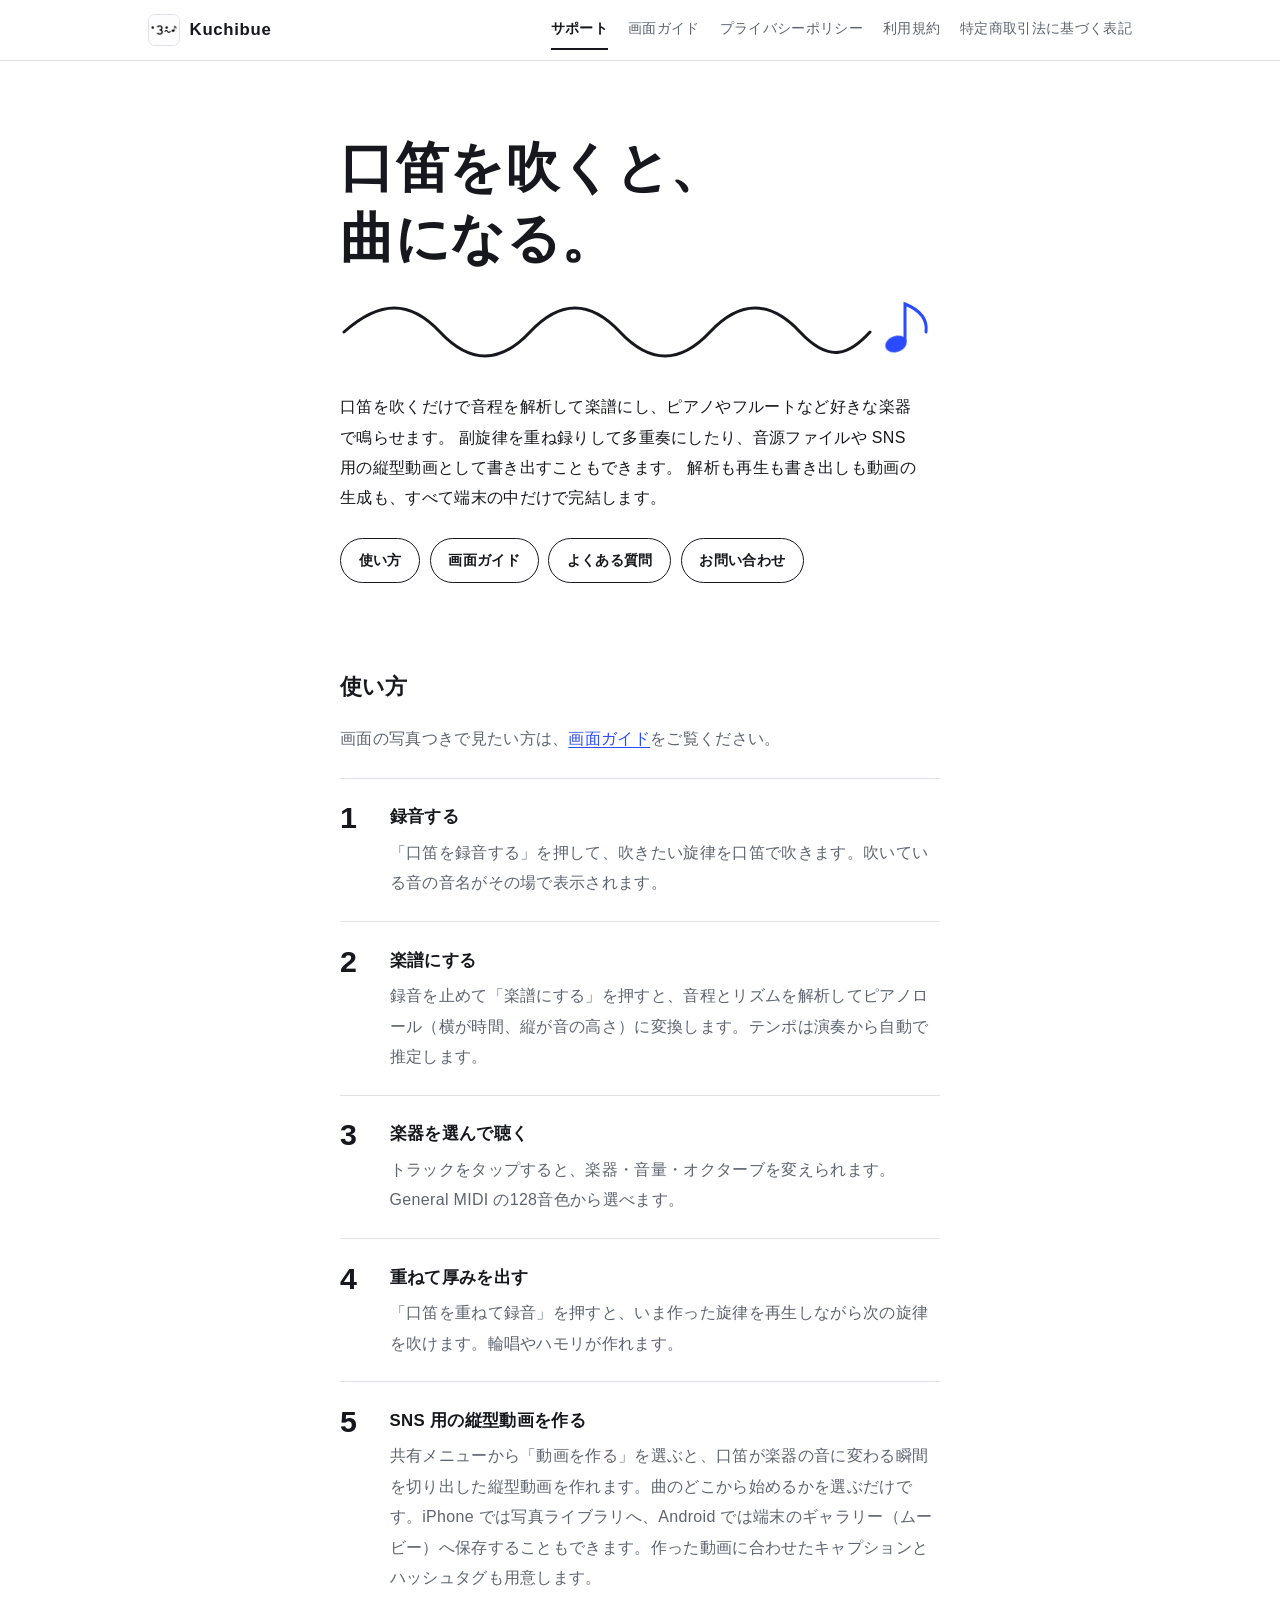
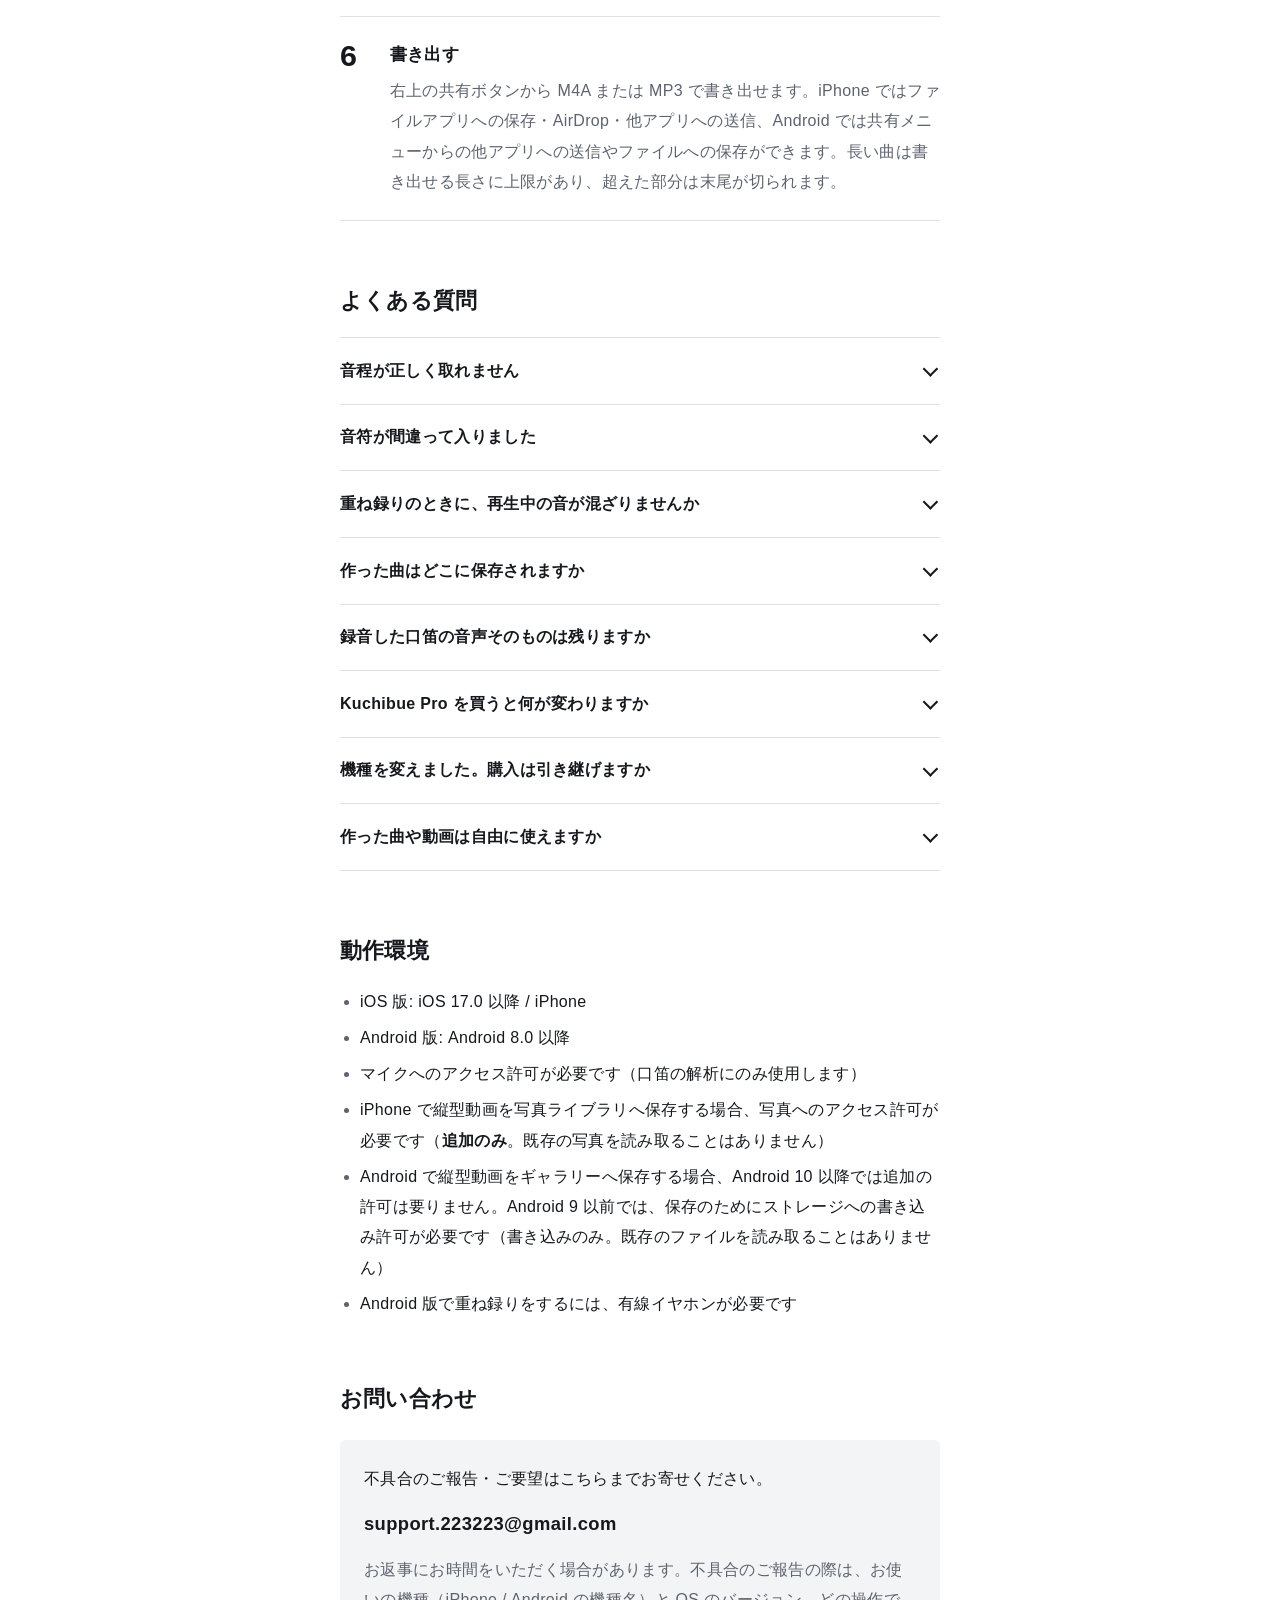
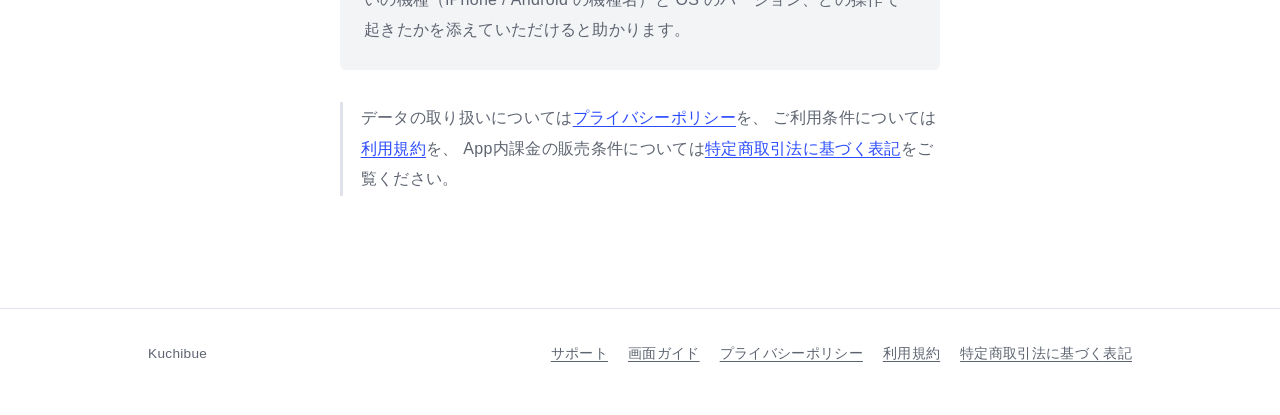
<file: index.html>
<!DOCTYPE html>
<html lang="ja">
<head>
<meta charset="utf-8">
<meta name="viewport" content="width=device-width, initial-scale=1">
<title>Kuchibue — サポート</title>
<meta name="description" content="口笛で作曲する iOS / Android アプリ Kuchibue のサポートページ。使い方・よくある質問・お問い合わせ。">
<link rel="stylesheet" href="style.css?v=5">
</head>
<body>

<header class="bar">
  <div class="bar-inner">
    <a class="brand" href="index.html"><img src="icon.png" width="32" height="32" alt="">Kuchibue</a>
    <nav aria-label="サイト内">
      <a href="index.html" aria-current="page">サポート</a>
      <a href="howto.html">画面ガイド</a>
      <a href="privacy.html">プライバシーポリシー</a>
      <a href="terms.html">利用規約</a>
      <a href="tokushoho.html">特定商取引法に基づく表記</a>
    </nav>
  </div>
</header>

<main>

<section class="hero">
  <h1>口笛を吹くと、<br>曲になる。</h1>
  <svg class="whistle" viewBox="0 0 600 70" aria-hidden="true" focusable="false">
    <path class="wave" pathLength="1" d="M4 38 C 40 6, 70 6, 100 38 S 160 70, 190 38 S 250 6, 280 38 S 340 70, 370 38 S 430 6, 460 38 S 510 60, 530 38"/>
    <ellipse class="note-head" cx="556" cy="50" rx="11" ry="8" transform="rotate(-20 556 50)"/>
    <path class="note-stem" d="M565 47 V10 C 575 14, 588 22, 586 38"/>
  </svg>
  <p class="lead">
  口笛を吹くだけで音程を解析して楽譜にし、ピアノやフルートなど好きな楽器で鳴らせます。
  副旋律を重ね録りして多重奏にしたり、音源ファイルや SNS 用の縦型動画として書き出すこともできます。
  解析も再生も書き出しも動画の生成も、すべて端末の中だけで完結します。
  </p>
  <ul class="jump">
    <li><a href="#howto">使い方</a></li>
    <li><a href="howto.html">画面ガイド</a></li>
    <li><a href="#faq">よくある質問</a></li>
    <li><a href="#contact">お問い合わせ</a></li>
  </ul>
</section>

<h2 id="howto">使い方</h2>

<p class="lead">画面の写真つきで見たい方は、<a href="howto.html">画面ガイド</a>をご覧ください。</p>

<ol class="steps">
  <li>
    <h3>録音する</h3>
    <p>「口笛を録音する」を押して、吹きたい旋律を口笛で吹きます。吹いている音の音名がその場で表示されます。</p>
  </li>
  <li>
    <h3>楽譜にする</h3>
    <p>録音を止めて「楽譜にする」を押すと、音程とリズムを解析してピアノロール（横が時間、縦が音の高さ）に変換します。テンポは演奏から自動で推定します。</p>
  </li>
  <li>
    <h3>楽器を選んで聴く</h3>
    <p>トラックをタップすると、楽器・音量・オクターブを変えられます。General MIDI の128音色から選べます。</p>
  </li>
  <li>
    <h3>重ねて厚みを出す</h3>
    <p>「口笛を重ねて録音」を押すと、いま作った旋律を再生しながら次の旋律を吹けます。輪唱やハモリが作れます。</p>
  </li>
  <li>
    <h3>SNS 用の縦型動画を作る</h3>
    <p>共有メニューから「動画を作る」を選ぶと、口笛が楽器の音に変わる瞬間を切り出した縦型動画を作れます。曲のどこから始めるかを選ぶだけです。iPhone では写真ライブラリへ、Android では端末のギャラリー（ムービー）へ保存することもできます。作った動画に合わせたキャプションとハッシュタグも用意します。</p>
  </li>
  <li>
    <h3>書き出す</h3>
    <p>右上の共有ボタンから M4A または MP3 で書き出せます。iPhone ではファイルアプリへの保存・AirDrop・他アプリへの送信、Android では共有メニューからの他アプリへの送信やファイルへの保存ができます。長い曲は書き出せる長さに上限があり、超えた部分は末尾が切られます。</p>
  </li>
</ol>

<h2 id="faq">よくある質問</h2>

<details>
<summary>音程が正しく取れません</summary>
<div class="answer"><ul>
  <li>マイクに近づきすぎず、20〜30cm ほど離して吹いてください。</li>
  <li>音を短く切りすぎると音符として認識されないことがあります。ひと息でしっかり伸ばすと安定します。</li>
  <li>周囲の騒音が大きい場所では精度が落ちます。静かな場所をお試しください。</li>
</ul></div>
</details>

<details>
<summary>音符が間違って入りました</summary>
<div class="answer"><p>ピアノロール上の音符をタップすると選択され、画面下のバーで音程・長さ・位置の変更と削除ができます。空いている場所をダブルタップすると音符を追加できます。</p></div>
</details>

<details>
<summary>重ね録りのときに、再生中の音が混ざりませんか</summary>
<div class="answer"><p>マイク入力にエコーキャンセルをかけているため、スピーカーから鳴っている音は基本的に混ざりません。より確実にするにはイヤホンのご利用をおすすめします。</p>
<p><strong>Android 版では、重ね録りに有線イヤホンが必要です。</strong>有線イヤホンを接続していないと、重ね録りは開始できません。</p></div>
</details>

<details>
<summary>作った曲はどこに保存されますか</summary>
<div class="answer"><p>端末内のアプリ領域に保存され、アプリを終了しても残ります。開発者のサーバーには一切送信されません。アプリを削除すると作品も削除されますのでご注意ください。大切な曲は書き出して保存してください。</p>
<p>Android 版では、作った曲のデータが端末のバックアップ（Google アカウントのバックアップ）に含まれます。機種変更のときに曲を引き継ぐためのもので、開発者がその内容を受け取ることはありません。録音した口笛の音声は、クラウドのバックアップには含まれません（端末間の直接転送にのみ含まれます）。</p></div>
</details>

<details>
<summary>録音した口笛の音声そのものは残りますか</summary>
<div class="answer"><p>「楽譜にする」を押して作品として保存したときに、録音した口笛の音声も端末内に一緒に保存されます。縦型動画で「口笛が楽器に変わる」部分に使うためでもあります。作品を削除すると、その音声も削除されます。保存された音声が外部に送信されることはありません。</p></div>
</details>

<details>
<summary>Kuchibue Pro を買うと何が変わりますか</summary>
<div class="answer"><p>買い切り 300 円（税込）で、次の3つが解放されます。継続的な課金はありません。</p>
<ul>
  <li>General MIDI の 128 音色すべて（無料ではピアノ・ギター・バイオリン・フルート・オルゴールの 5 音色）</li>
  <li>長さの制限のない書き出し（無料では上限を超えた部分の末尾が切られます）</li>
  <li>縦型動画に表示されるアプリ名とアプリアイコンの除去</li>
</ul>
<p><strong>縦型動画を作る機能そのものは、購入しなくても無料でお使いいただけます。</strong>購入で消えるのは動画の隅の表示だけで、機能に制限はかかりません。</p></div>
</details>

<details>
<summary>機種を変えました。購入は引き継げますか</summary>
<div class="answer"><p>購入したときと同じ Apple ID（iPhone の場合）または同じ Google アカウント（Android の場合）であれば、アプリ内の購入画面にある「購入を復元」で無償で復元できます。再インストールしたときも同じです。なお、iPhone で購入した内容を Android で、またはその逆で引き継ぐことはできません。</p></div>
</details>

<details>
<summary>作った曲や動画は自由に使えますか</summary>
<div class="answer"><p>ご自身が作った曲の権利はあなたのものです。SNS への投稿・配信・販売のいずれも自由で、Kuchibue の利用を理由とする使用料などは発生しません。</p>
<p>ただし<strong>既存の楽曲の旋律を口笛で吹いた場合、その曲の著作権は第三者にあります。</strong>公開・配布にあたっての権利の確認はご自身でお願いします。詳しくは<a href="terms.html">利用規約</a>第4条をご覧ください。</p></div>
</details>

<h2 id="env">動作環境</h2>
<ul>
  <li>iOS 版: iOS 17.0 以降 / iPhone</li>
  <li>Android 版: Android 8.0 以降</li>
  <li>マイクへのアクセス許可が必要です（口笛の解析にのみ使用します）</li>
  <li>iPhone で縦型動画を写真ライブラリへ保存する場合、写真へのアクセス許可が必要です（<strong>追加のみ</strong>。既存の写真を読み取ることはありません）</li>
  <li>Android で縦型動画をギャラリーへ保存する場合、Android 10 以降では追加の許可は要りません。Android 9 以前では、保存のためにストレージへの書き込み許可が必要です（書き込みのみ。既存のファイルを読み取ることはありません）</li>
  <li>Android 版で重ね録りをするには、有線イヤホンが必要です</li>
</ul>

<h2 id="contact">お問い合わせ</h2>
<div class="contact">
  <p>不具合のご報告・ご要望はこちらまでお寄せください。</p>
  <p class="mail">support.223223@gmail.com</p>
  <p class="lead">お返事にお時間をいただく場合があります。不具合のご報告の際は、お使いの機種（iPhone / Android の機種名）と OS のバージョン、どの操作で起きたかを添えていただけると助かります。</p>
</div>

<p class="note">
  データの取り扱いについては<a href="privacy.html">プライバシーポリシー</a>を、
  ご利用条件については<a href="terms.html">利用規約</a>を、
  App内課金の販売条件については<a href="tokushoho.html">特定商取引法に基づく表記</a>をご覧ください。
</p>

</main>

<footer>
  <div class="foot-inner">
    <span>Kuchibue</span>
    <nav aria-label="フッター">
      <a href="index.html" aria-current="page">サポート</a>
      <a href="howto.html">画面ガイド</a>
      <a href="privacy.html">プライバシーポリシー</a>
      <a href="terms.html">利用規約</a>
      <a href="tokushoho.html">特定商取引法に基づく表記</a>
    </nav>
  </div>
</footer>

</body>
</html>
</file>
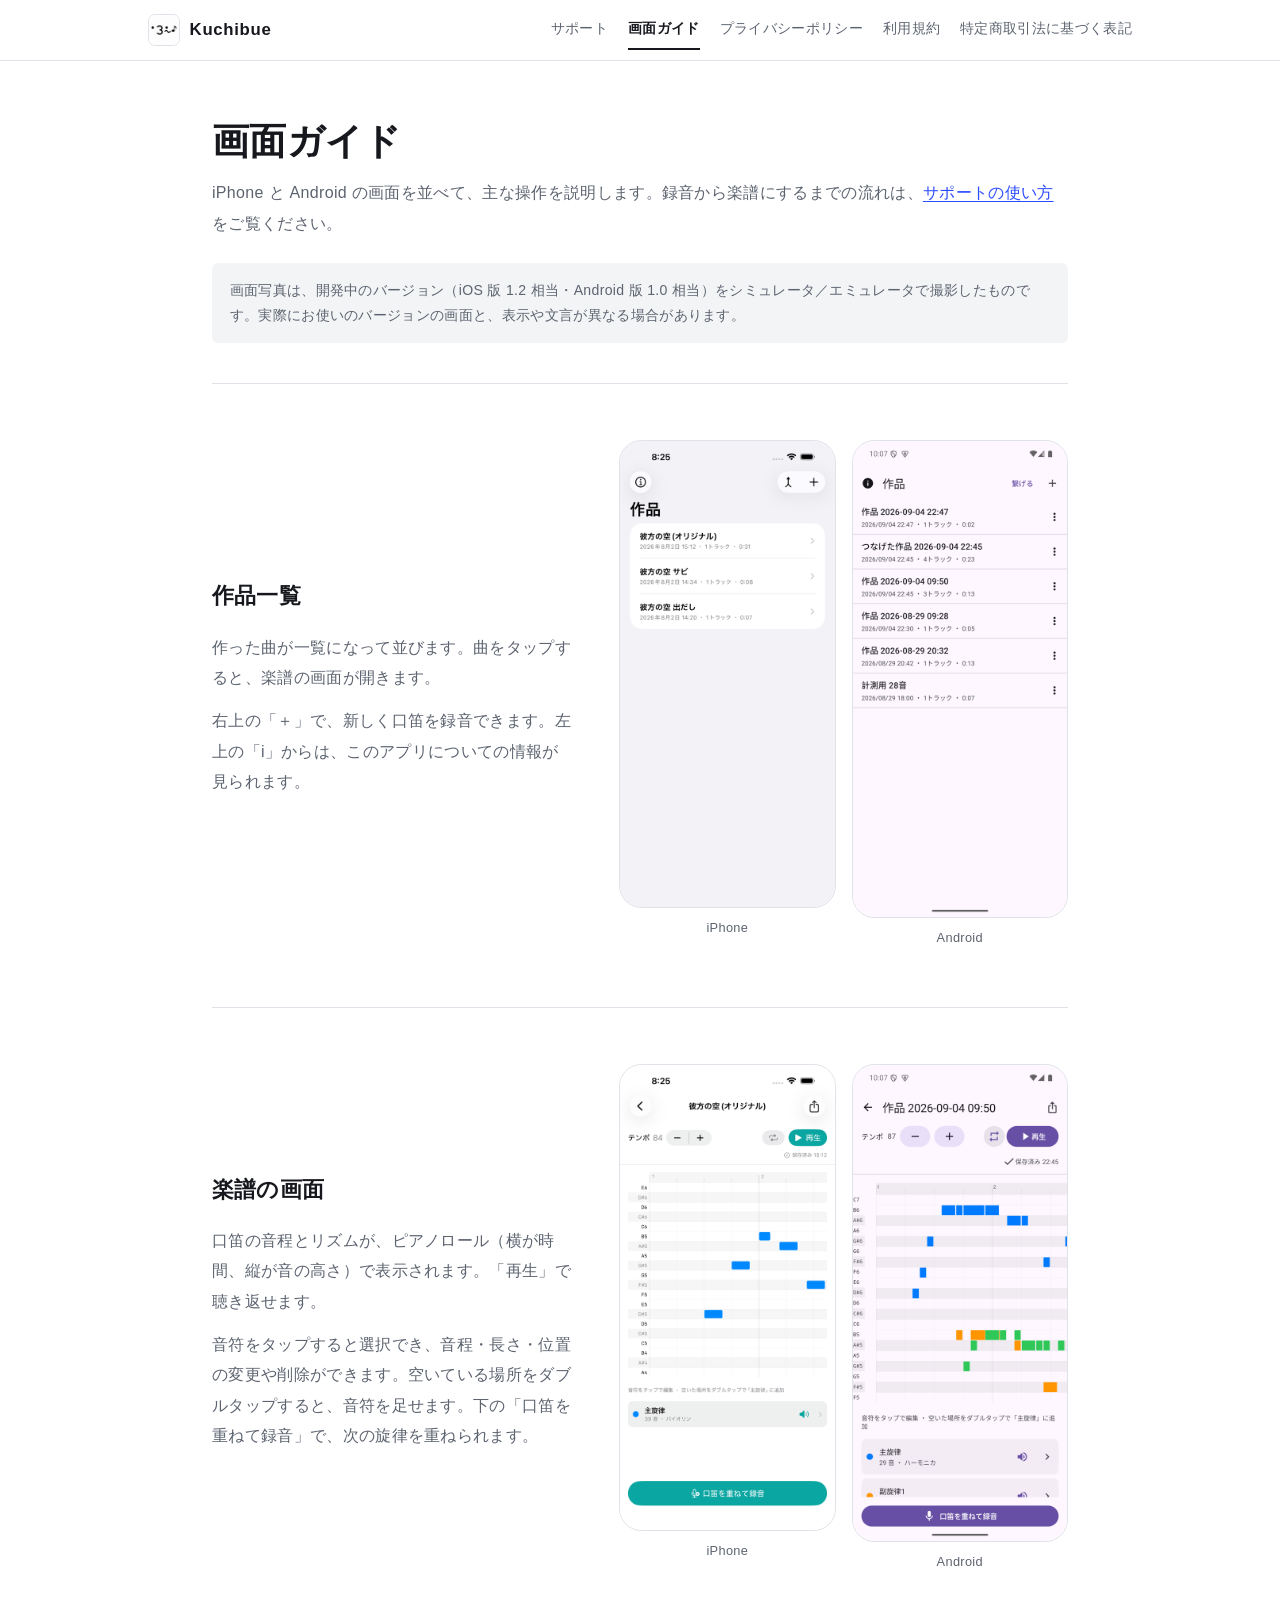
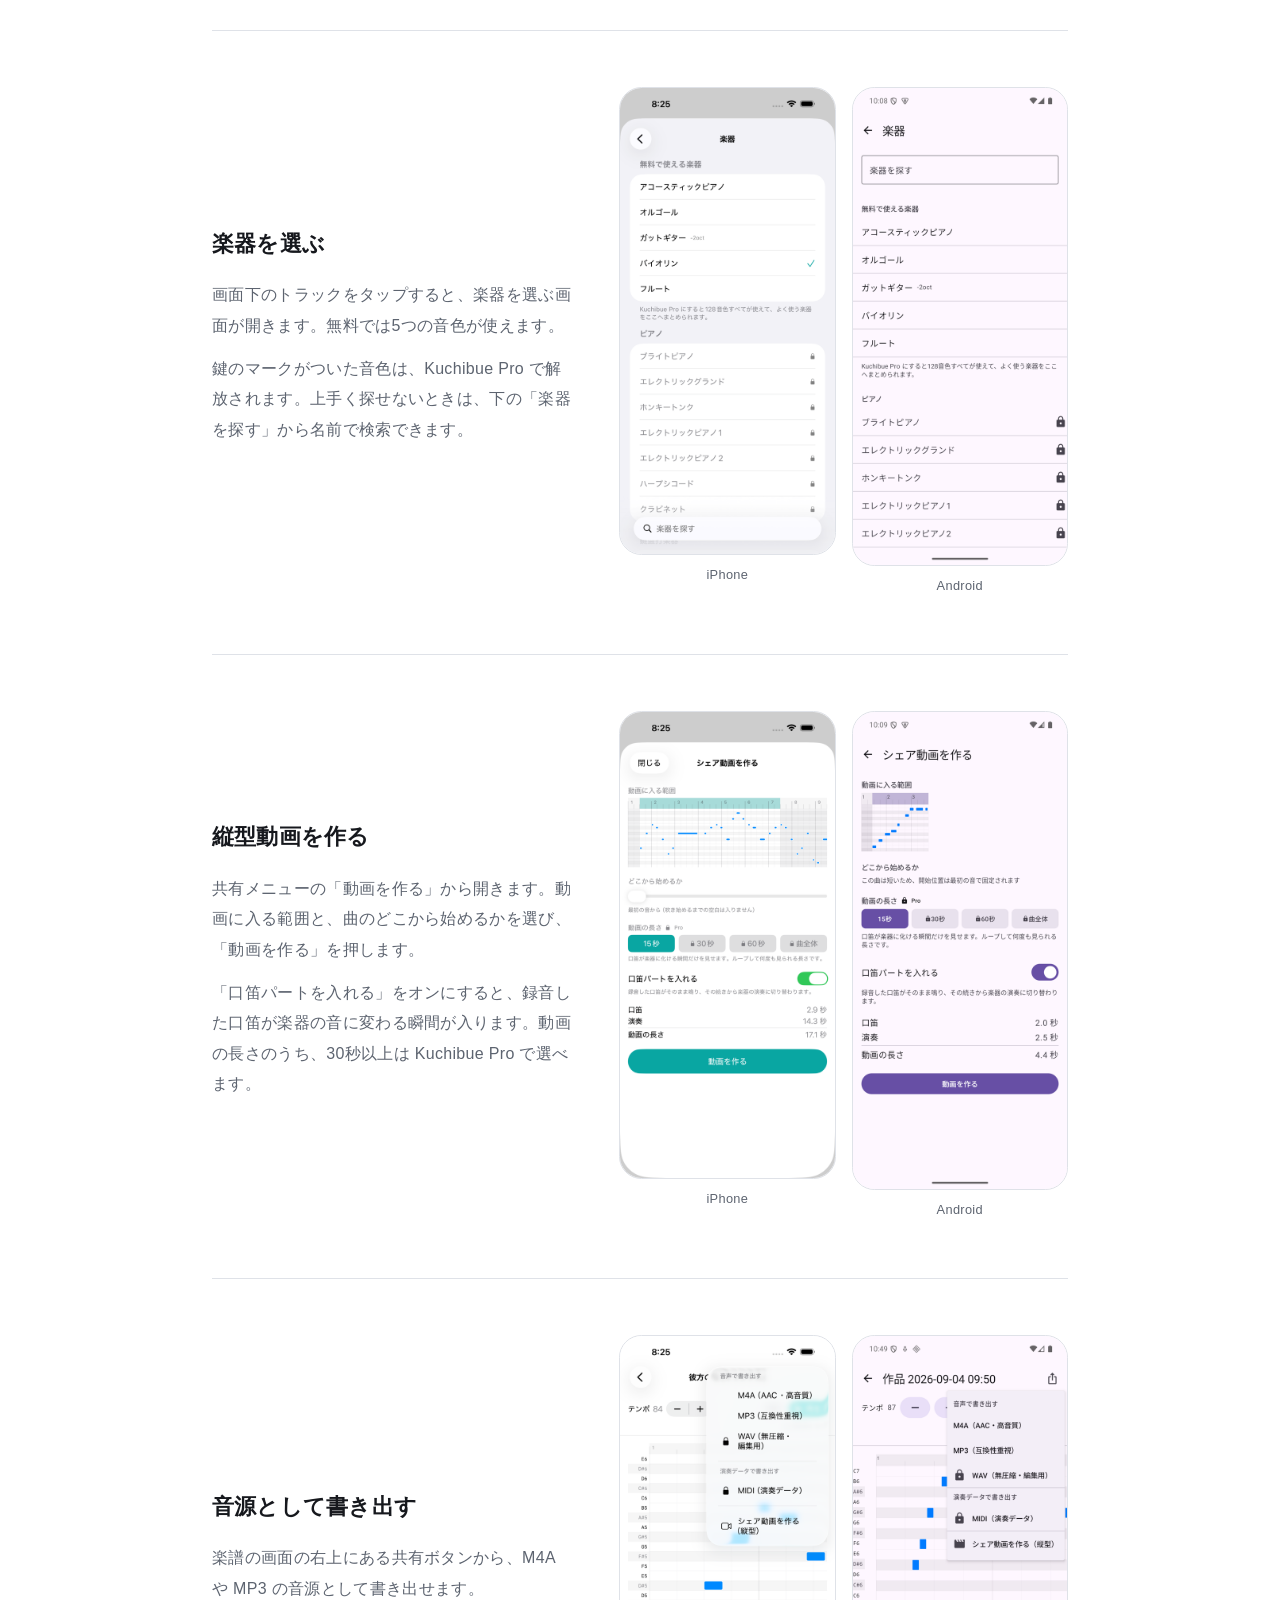
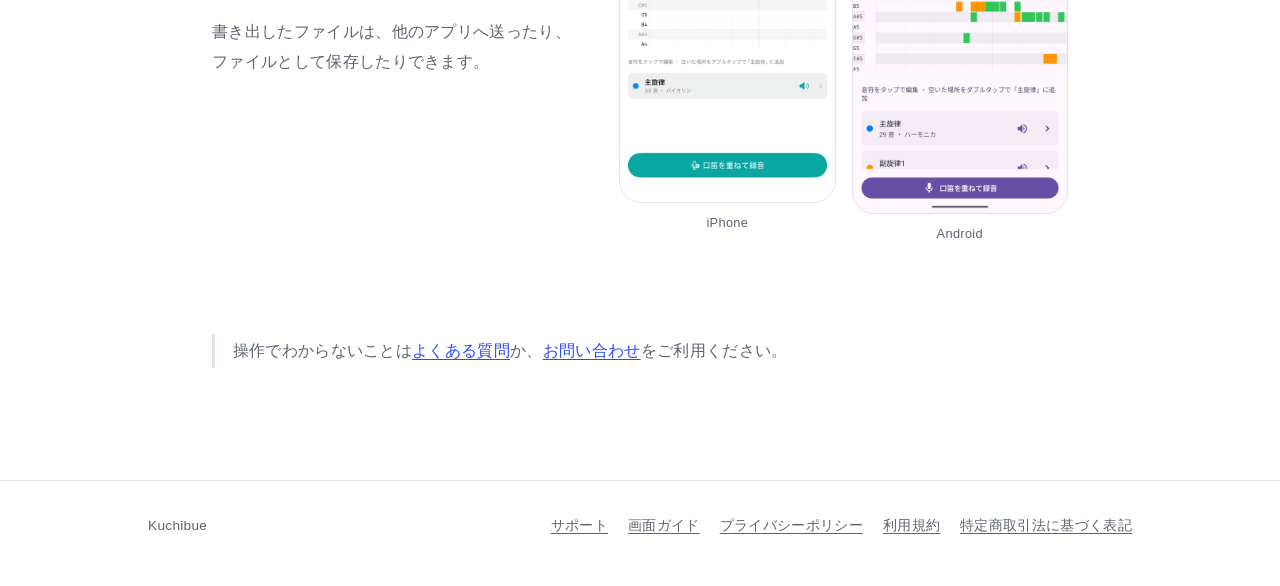
<file: howto.html>
<!DOCTYPE html>
<html lang="ja">
<head>
<meta charset="utf-8">
<meta name="viewport" content="width=device-width, initial-scale=1">
<title>Kuchibue — 画面ガイド</title>
<meta name="description" content="口笛で作曲する iOS / Android アプリ Kuchibue の画面ガイド。iPhone と Android の画面を見ながら使い方を確認できます。">
<link rel="stylesheet" href="style.css?v=5">
</head>
<body>

<header class="bar">
  <div class="bar-inner">
    <a class="brand" href="index.html"><img src="icon.png" width="32" height="32" alt="">Kuchibue</a>
    <nav aria-label="サイト内">
      <a href="index.html">サポート</a>
      <a href="howto.html" aria-current="page">画面ガイド</a>
      <a href="privacy.html">プライバシーポリシー</a>
      <a href="terms.html">利用規約</a>
      <a href="tokushoho.html">特定商取引法に基づく表記</a>
    </nav>
  </div>
</header>

<main class="wide">
<h1 class="page-title">画面ガイド</h1>
<p class="lead">iPhone と Android の画面を並べて、主な操作を説明します。録音から楽譜にするまでの流れは、<a href="index.html#howto">サポートの使い方</a>をご覧ください。</p>

<p class="caveat">画面写真は、開発中のバージョン（iOS 版 1.2 相当・Android 版 1.0 相当）をシミュレータ／エミュレータで撮影したものです。実際にお使いのバージョンの画面と、表示や文言が異なる場合があります。</p>

<section class="guide" id="library">
  <div class="guide-text">
    <h2>作品一覧</h2>
    <p>作った曲が一覧になって並びます。曲をタップすると、楽譜の画面が開きます。</p>
    <p>右上の「＋」で、新しく口笛を録音できます。左上の「i」からは、このアプリについての情報が見られます。</p>
  </div>
  <div class="shots"><figure class="shot"><img src="shots/ios-library.png?v=1" width="540" height="1173" loading="lazy" alt="作品一覧の画面（iPhone）"><figcaption>iPhone</figcaption></figure><figure class="shot"><img src="shots/android-library.png?v=1" width="540" height="1200" loading="lazy" alt="作品一覧の画面（Android）"><figcaption>Android</figcaption></figure></div>
  
</section>

<section class="guide" id="score">
  <div class="guide-text">
    <h2>楽譜の画面</h2>
    <p>口笛の音程とリズムが、ピアノロール（横が時間、縦が音の高さ）で表示されます。「再生」で聴き返せます。</p>
    <p>音符をタップすると選択でき、音程・長さ・位置の変更や削除ができます。空いている場所をダブルタップすると、音符を足せます。下の「口笛を重ねて録音」で、次の旋律を重ねられます。</p>
  </div>
  <div class="shots"><figure class="shot"><img src="shots/ios-score.png?v=1" width="540" height="1173" loading="lazy" alt="楽譜の画面（iPhone）"><figcaption>iPhone</figcaption></figure><figure class="shot"><img src="shots/android-score.png?v=1" width="540" height="1200" loading="lazy" alt="楽譜の画面（Android）"><figcaption>Android</figcaption></figure></div>
  
</section>

<section class="guide" id="instruments">
  <div class="guide-text">
    <h2>楽器を選ぶ</h2>
    <p>画面下のトラックをタップすると、楽器を選ぶ画面が開きます。無料では5つの音色が使えます。</p>
    <p>鍵のマークがついた音色は、Kuchibue Pro で解放されます。上手く探せないときは、下の「楽器を探す」から名前で検索できます。</p>
  </div>
  <div class="shots"><figure class="shot"><img src="shots/ios-instruments.png?v=1" width="540" height="1173" loading="lazy" alt="楽器を選ぶ画面（iPhone）"><figcaption>iPhone</figcaption></figure><figure class="shot"><img src="shots/android-instruments.png?v=1" width="540" height="1200" loading="lazy" alt="楽器を選ぶ画面（Android）"><figcaption>Android</figcaption></figure></div>
  
</section>

<section class="guide" id="video">
  <div class="guide-text">
    <h2>縦型動画を作る</h2>
    <p>共有メニューの「動画を作る」から開きます。動画に入る範囲と、曲のどこから始めるかを選び、「動画を作る」を押します。</p>
    <p>「口笛パートを入れる」をオンにすると、録音した口笛が楽器の音に変わる瞬間が入ります。動画の長さのうち、30秒以上は Kuchibue Pro で選べます。</p>
  </div>
  <div class="shots"><figure class="shot"><img src="shots/ios-video.png?v=1" width="540" height="1173" loading="lazy" alt="縦型動画を作る画面（iPhone）"><figcaption>iPhone</figcaption></figure><figure class="shot"><img src="shots/android-video.png?v=1" width="540" height="1200" loading="lazy" alt="縦型動画を作る画面（Android）"><figcaption>Android</figcaption></figure></div>
  
</section>

<section class="guide" id="export">
  <div class="guide-text">
    <h2>音源として書き出す</h2>
    <p>楽譜の画面の右上にある共有ボタンから、M4A や MP3 の音源として書き出せます。</p>
    <p>書き出したファイルは、他のアプリへ送ったり、ファイルとして保存したりできます。</p>
  </div>
  <div class="shots"><figure class="shot"><img src="shots/ios-export.png?v=1" width="540" height="1173" loading="lazy" alt="共有メニュー（iPhone）"><figcaption>iPhone</figcaption></figure><figure class="shot"><img src="shots/android-export.png?v=1" width="540" height="1200" loading="lazy" alt="共有メニュー（Android）"><figcaption>Android</figcaption></figure></div>
  
</section>

<p class="note">
  操作でわからないことは<a href="index.html#faq">よくある質問</a>か、<a href="index.html#contact">お問い合わせ</a>をご利用ください。
</p>

</main>

<footer>
  <div class="foot-inner">
    <span>Kuchibue</span>
    <nav aria-label="フッター">
      <a href="index.html">サポート</a>
      <a href="howto.html" aria-current="page">画面ガイド</a>
      <a href="privacy.html">プライバシーポリシー</a>
      <a href="terms.html">利用規約</a>
      <a href="tokushoho.html">特定商取引法に基づく表記</a>
    </nav>
  </div>
</footer>

</body>
</html>
</file>
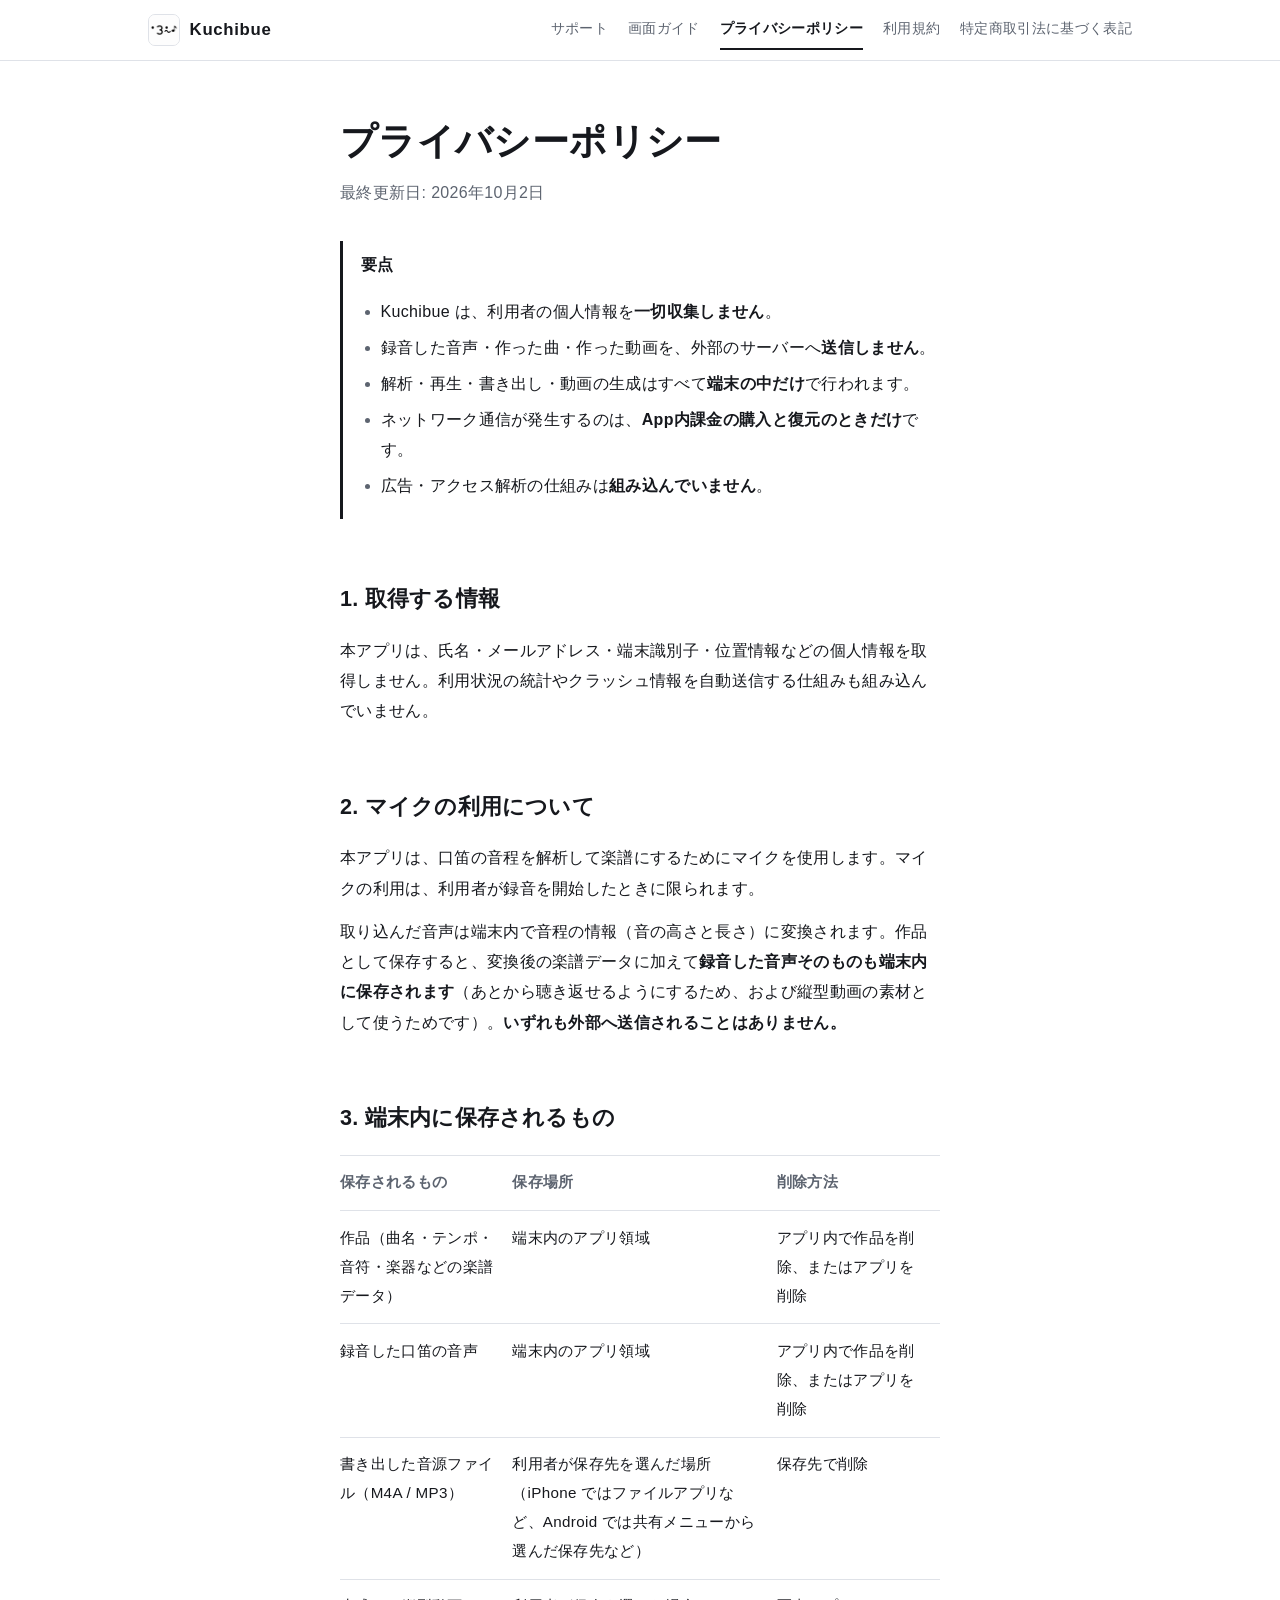
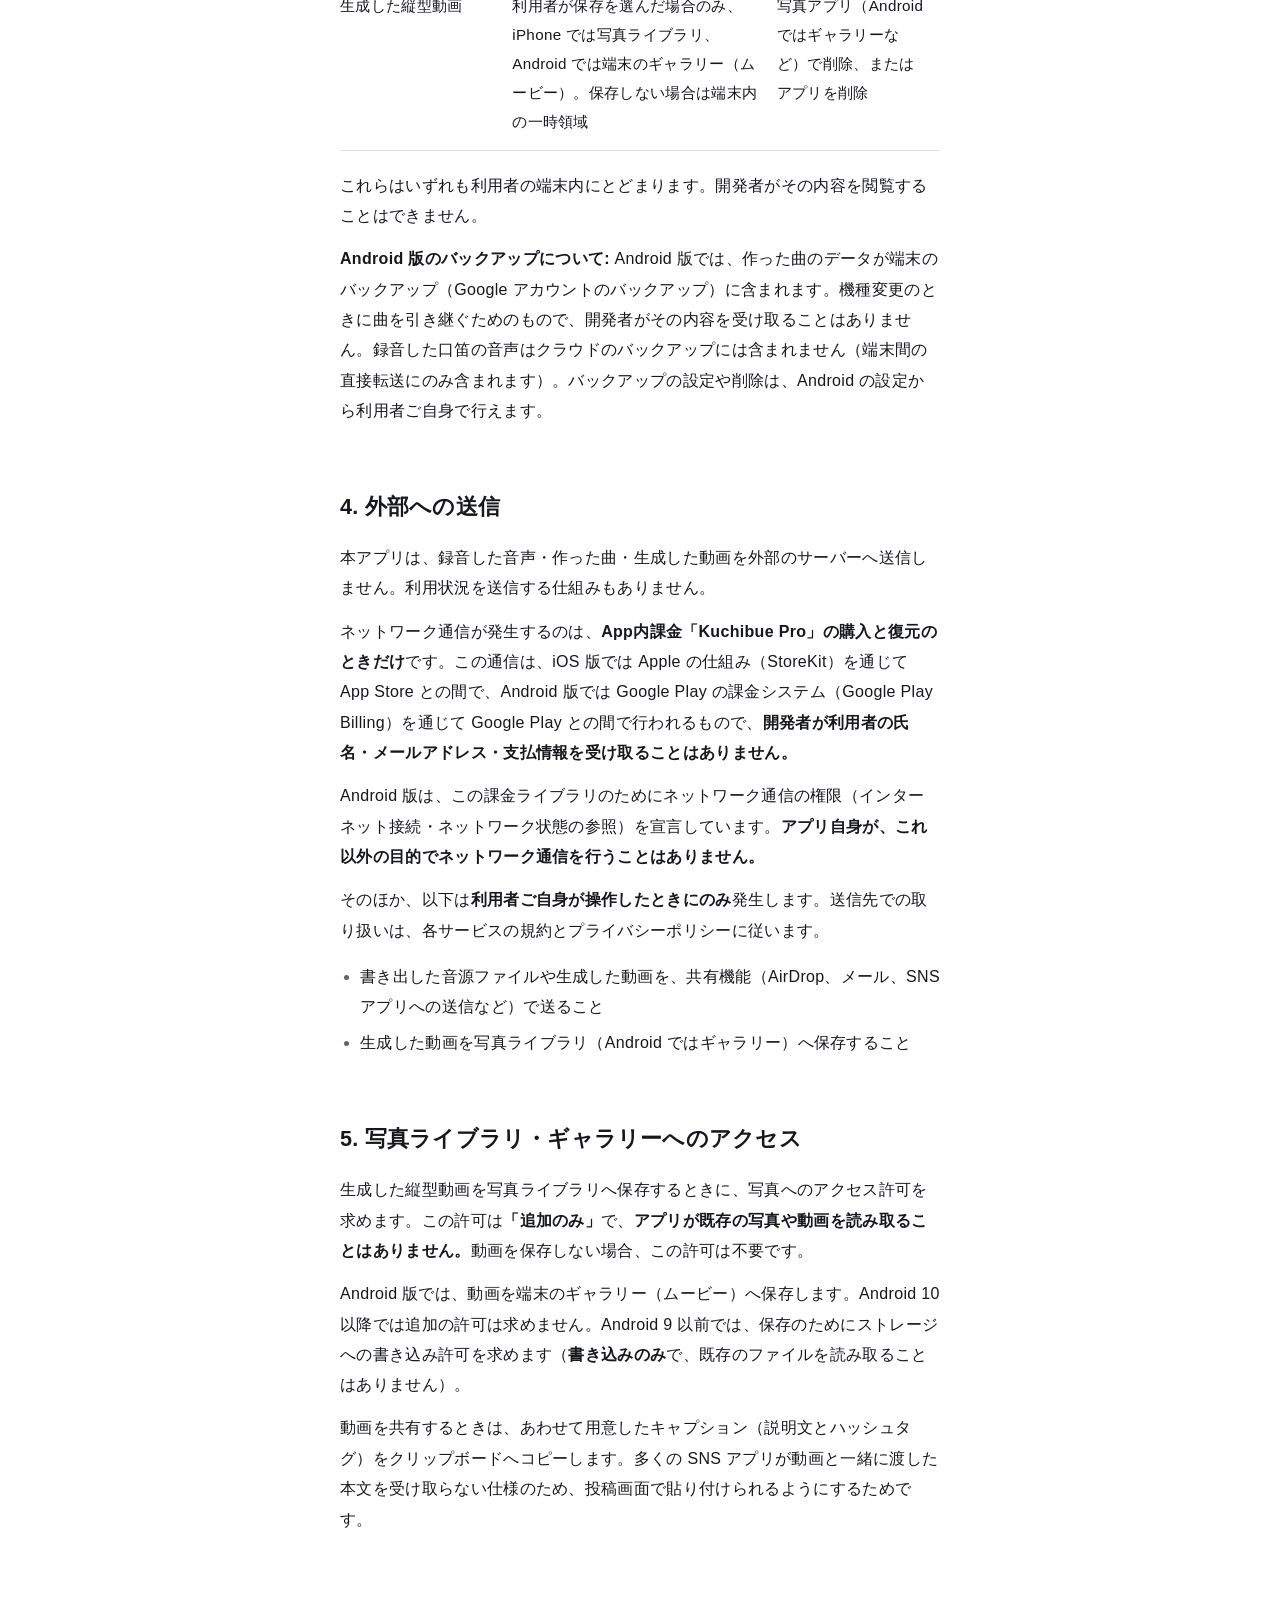
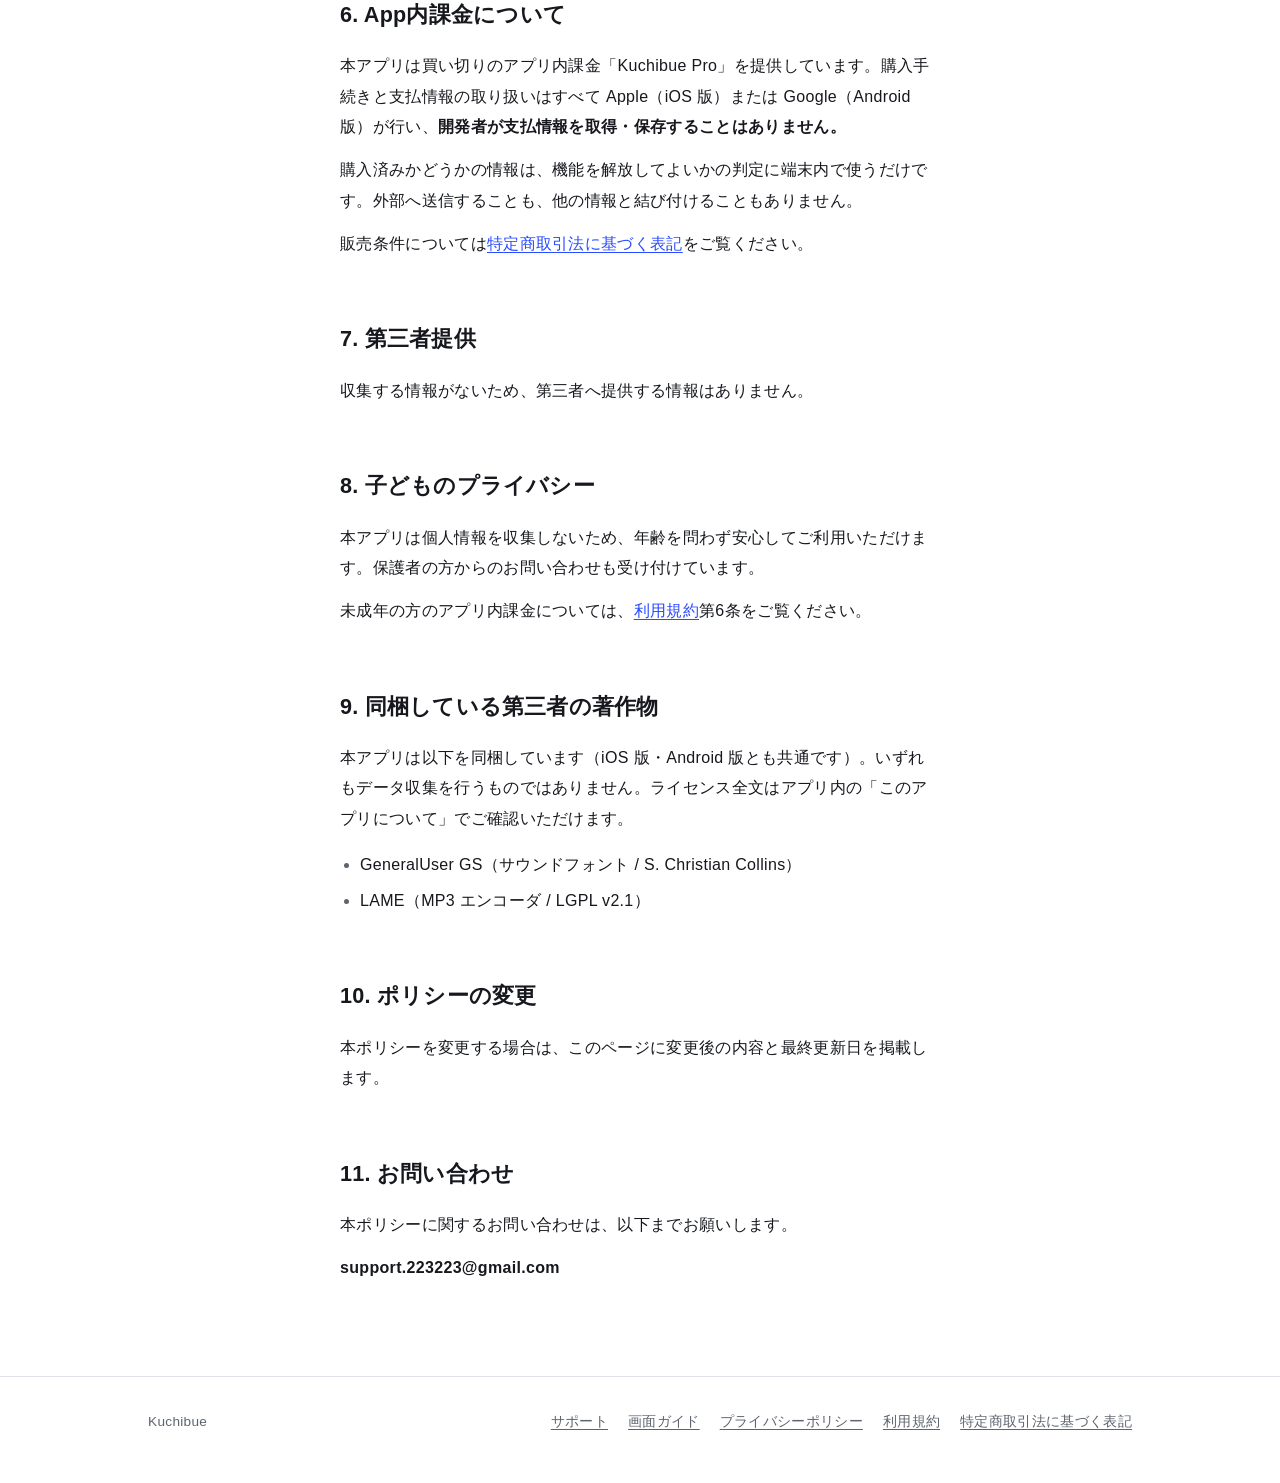
<file: privacy.html>
<!DOCTYPE html>
<html lang="ja">
<head>
<meta charset="utf-8">
<meta name="viewport" content="width=device-width, initial-scale=1">
<title>Kuchibue — プライバシーポリシー</title>
<meta name="description" content="iOS / Android アプリ Kuchibue のプライバシーポリシー。個人情報の収集・送信は行いません。">
<link rel="stylesheet" href="style.css?v=5">
</head>
<body>

<header class="bar">
  <div class="bar-inner">
    <a class="brand" href="index.html"><img src="icon.png" width="32" height="32" alt="">Kuchibue</a>
    <nav aria-label="サイト内">
      <a href="index.html">サポート</a>
      <a href="howto.html">画面ガイド</a>
      <a href="privacy.html" aria-current="page">プライバシーポリシー</a>
      <a href="terms.html">利用規約</a>
      <a href="tokushoho.html">特定商取引法に基づく表記</a>
    </nav>
  </div>
</header>

<main>
<h1 class="page-title">プライバシーポリシー</h1>

<p class="lead">最終更新日: 2026年10月2日</p>

<div class="summary">
  <h3>要点</h3>
  <ul>
    <li>Kuchibue は、利用者の個人情報を<strong>一切収集しません</strong>。</li>
    <li>録音した音声・作った曲・作った動画を、外部のサーバーへ<strong>送信しません</strong>。</li>
    <li>解析・再生・書き出し・動画の生成はすべて<strong>端末の中だけ</strong>で行われます。</li>
    <li>ネットワーク通信が発生するのは、<strong>App内課金の購入と復元のときだけ</strong>です。</li>
    <li>広告・アクセス解析の仕組みは<strong>組み込んでいません</strong>。</li>
  </ul>
</div>

<h2>1. 取得する情報</h2>
<p>本アプリは、氏名・メールアドレス・端末識別子・位置情報などの個人情報を取得しません。利用状況の統計やクラッシュ情報を自動送信する仕組みも組み込んでいません。</p>

<h2>2. マイクの利用について</h2>
<p>本アプリは、口笛の音程を解析して楽譜にするためにマイクを使用します。マイクの利用は、利用者が録音を開始したときに限られます。</p>
<p>取り込んだ音声は端末内で音程の情報（音の高さと長さ）に変換されます。作品として保存すると、変換後の楽譜データに加えて<strong>録音した音声そのものも端末内に保存されます</strong>（あとから聴き返せるようにするため、および縦型動画の素材として使うためです）。<strong>いずれも外部へ送信されることはありません。</strong></p>

<h2>3. 端末内に保存されるもの</h2>
<table>
  <tr><th>保存されるもの</th><th>保存場所</th><th>削除方法</th></tr>
  <tr>
    <td>作品（曲名・テンポ・音符・楽器などの楽譜データ）</td>
    <td>端末内のアプリ領域</td>
    <td>アプリ内で作品を削除、またはアプリを削除</td>
  </tr>
  <tr>
    <td>録音した口笛の音声</td>
    <td>端末内のアプリ領域</td>
    <td>アプリ内で作品を削除、またはアプリを削除</td>
  </tr>
  <tr>
    <td>書き出した音源ファイル（M4A / MP3）</td>
    <td>利用者が保存先を選んだ場所（iPhone ではファイルアプリなど、Android では共有メニューから選んだ保存先など）</td>
    <td>保存先で削除</td>
  </tr>
  <tr>
    <td>生成した縦型動画</td>
    <td>利用者が保存を選んだ場合のみ、iPhone では写真ライブラリ、Android では端末のギャラリー（ムービー）。保存しない場合は端末内の一時領域</td>
    <td>写真アプリ（Android ではギャラリーなど）で削除、またはアプリを削除</td>
  </tr>
</table>
<p>これらはいずれも利用者の端末内にとどまります。開発者がその内容を閲覧することはできません。</p>
<p><strong>Android 版のバックアップについて:</strong> Android 版では、作った曲のデータが端末のバックアップ（Google アカウントのバックアップ）に含まれます。機種変更のときに曲を引き継ぐためのもので、開発者がその内容を受け取ることはありません。録音した口笛の音声はクラウドのバックアップには含まれません（端末間の直接転送にのみ含まれます）。バックアップの設定や削除は、Android の設定から利用者ご自身で行えます。</p>

<h2>4. 外部への送信</h2>
<p>本アプリは、録音した音声・作った曲・生成した動画を外部のサーバーへ送信しません。利用状況を送信する仕組みもありません。</p>
<p>ネットワーク通信が発生するのは、<strong>App内課金「Kuchibue Pro」の購入と復元のときだけ</strong>です。この通信は、iOS 版では Apple の仕組み（StoreKit）を通じて App Store との間で、Android 版では Google Play の課金システム（Google Play Billing）を通じて Google Play との間で行われるもので、<strong>開発者が利用者の氏名・メールアドレス・支払情報を受け取ることはありません。</strong></p>
<p>Android 版は、この課金ライブラリのためにネットワーク通信の権限（インターネット接続・ネットワーク状態の参照）を宣言しています。<strong>アプリ自身が、これ以外の目的でネットワーク通信を行うことはありません。</strong></p>
<p>そのほか、以下は<strong>利用者ご自身が操作したときにのみ</strong>発生します。送信先での取り扱いは、各サービスの規約とプライバシーポリシーに従います。</p>
<ul>
  <li>書き出した音源ファイルや生成した動画を、共有機能（AirDrop、メール、SNS アプリへの送信など）で送ること</li>
  <li>生成した動画を写真ライブラリ（Android ではギャラリー）へ保存すること</li>
</ul>

<h2>5. 写真ライブラリ・ギャラリーへのアクセス</h2>
<p>生成した縦型動画を写真ライブラリへ保存するときに、写真へのアクセス許可を求めます。この許可は<strong>「追加のみ」</strong>で、<strong>アプリが既存の写真や動画を読み取ることはありません。</strong>動画を保存しない場合、この許可は不要です。</p>
<p>Android 版では、動画を端末のギャラリー（ムービー）へ保存します。Android 10 以降では追加の許可は求めません。Android 9 以前では、保存のためにストレージへの書き込み許可を求めます（<strong>書き込みのみ</strong>で、既存のファイルを読み取ることはありません）。</p>
<p>動画を共有するときは、あわせて用意したキャプション（説明文とハッシュタグ）をクリップボードへコピーします。多くの SNS アプリが動画と一緒に渡した本文を受け取らない仕様のため、投稿画面で貼り付けられるようにするためです。</p>

<h2>6. App内課金について</h2>
<p>本アプリは買い切りのアプリ内課金「Kuchibue Pro」を提供しています。購入手続きと支払情報の取り扱いはすべて Apple（iOS 版）または Google（Android 版）が行い、<strong>開発者が支払情報を取得・保存することはありません。</strong></p>
<p>購入済みかどうかの情報は、機能を解放してよいかの判定に端末内で使うだけです。外部へ送信することも、他の情報と結び付けることもありません。</p>
<p>販売条件については<a href="tokushoho.html">特定商取引法に基づく表記</a>をご覧ください。</p>

<h2>7. 第三者提供</h2>
<p>収集する情報がないため、第三者へ提供する情報はありません。</p>

<h2>8. 子どものプライバシー</h2>
<p>本アプリは個人情報を収集しないため、年齢を問わず安心してご利用いただけます。保護者の方からのお問い合わせも受け付けています。</p>
<p>未成年の方のアプリ内課金については、<a href="terms.html">利用規約</a>第6条をご覧ください。</p>

<h2>9. 同梱している第三者の著作物</h2>
<p>本アプリは以下を同梱しています（iOS 版・Android 版とも共通です）。いずれもデータ収集を行うものではありません。ライセンス全文はアプリ内の「このアプリについて」でご確認いただけます。</p>
<ul>
  <li>GeneralUser GS（サウンドフォント / S. Christian Collins）</li>
  <li>LAME（MP3 エンコーダ / LGPL v2.1）</li>
</ul>

<h2>10. ポリシーの変更</h2>
<p>本ポリシーを変更する場合は、このページに変更後の内容と最終更新日を掲載します。</p>

<h2>11. お問い合わせ</h2>
<p>本ポリシーに関するお問い合わせは、以下までお願いします。</p>
<p><strong>support.223223@gmail.com</strong></p>

</main>

<footer>
  <div class="foot-inner">
    <span>Kuchibue</span>
    <nav aria-label="フッター">
      <a href="index.html">サポート</a>
      <a href="howto.html">画面ガイド</a>
      <a href="privacy.html" aria-current="page">プライバシーポリシー</a>
      <a href="terms.html">利用規約</a>
      <a href="tokushoho.html">特定商取引法に基づく表記</a>
    </nav>
  </div>
</footer>

</body>
</html>
</file>
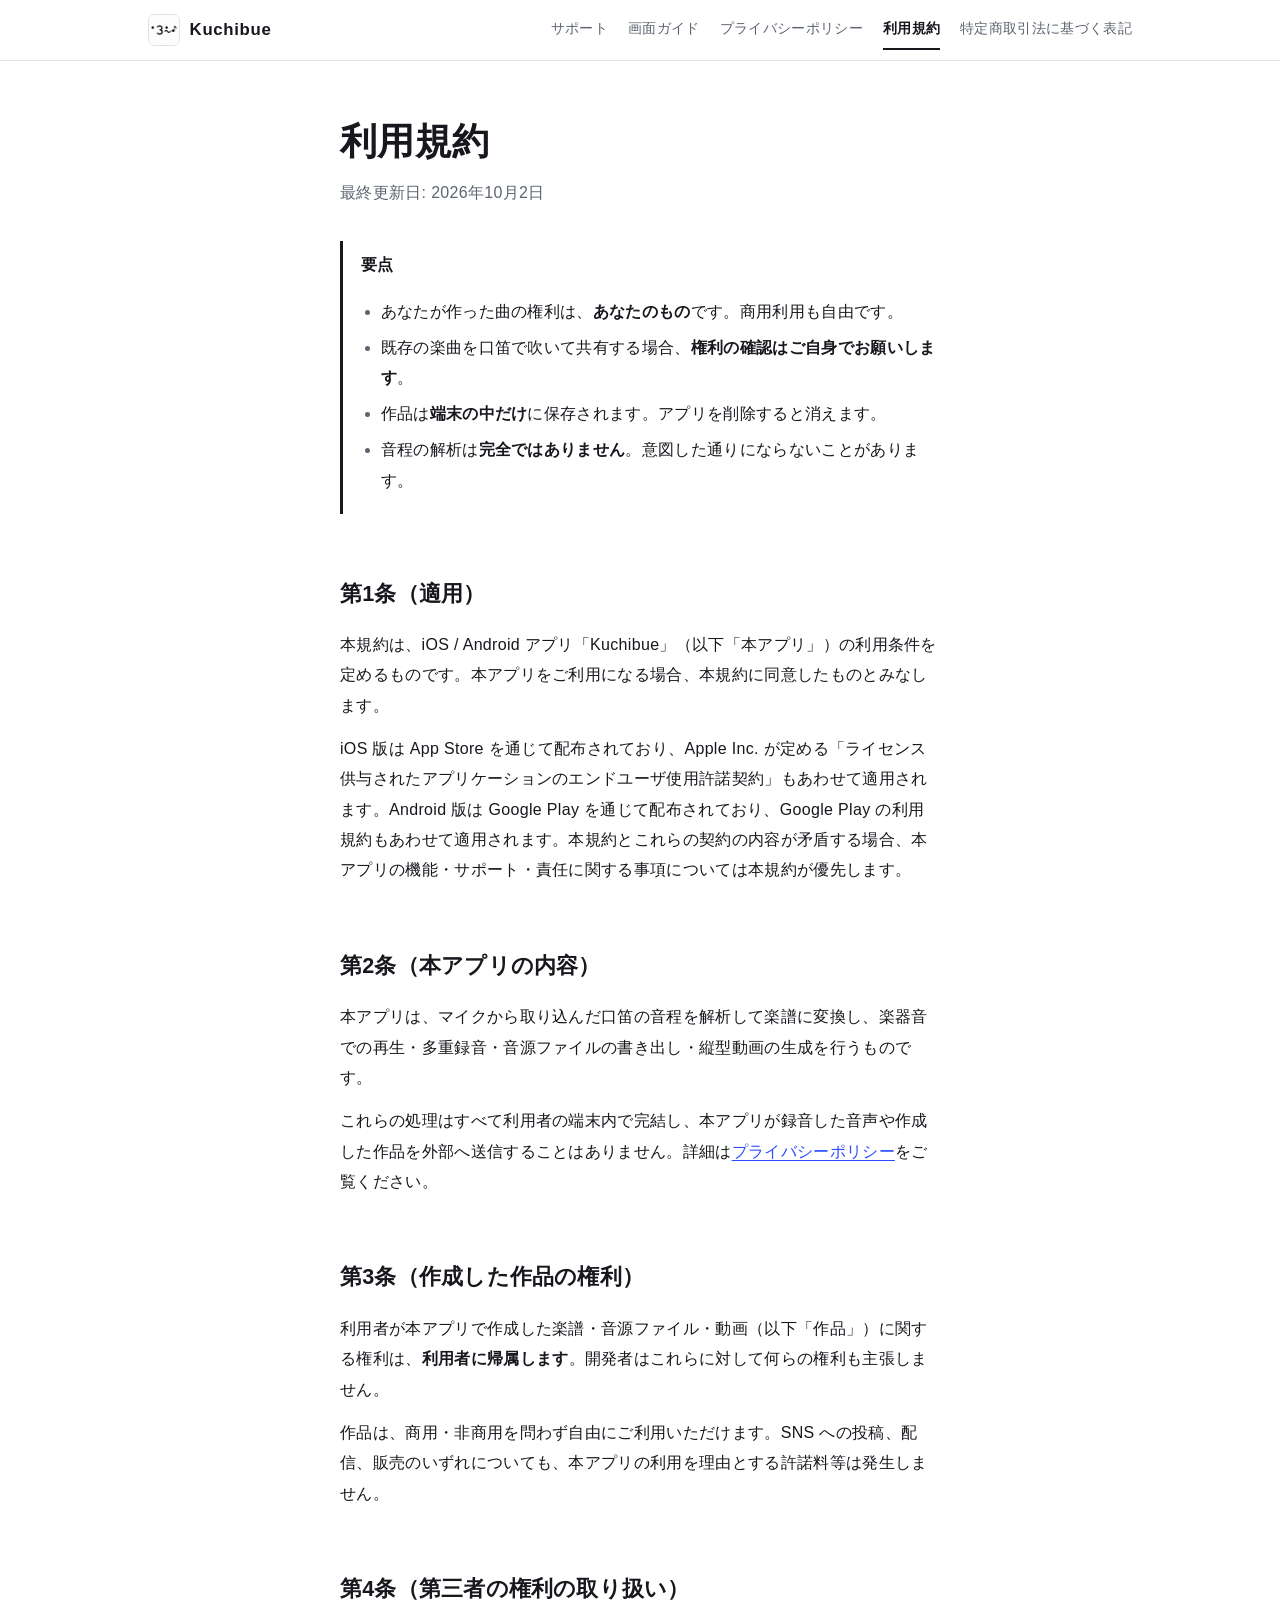
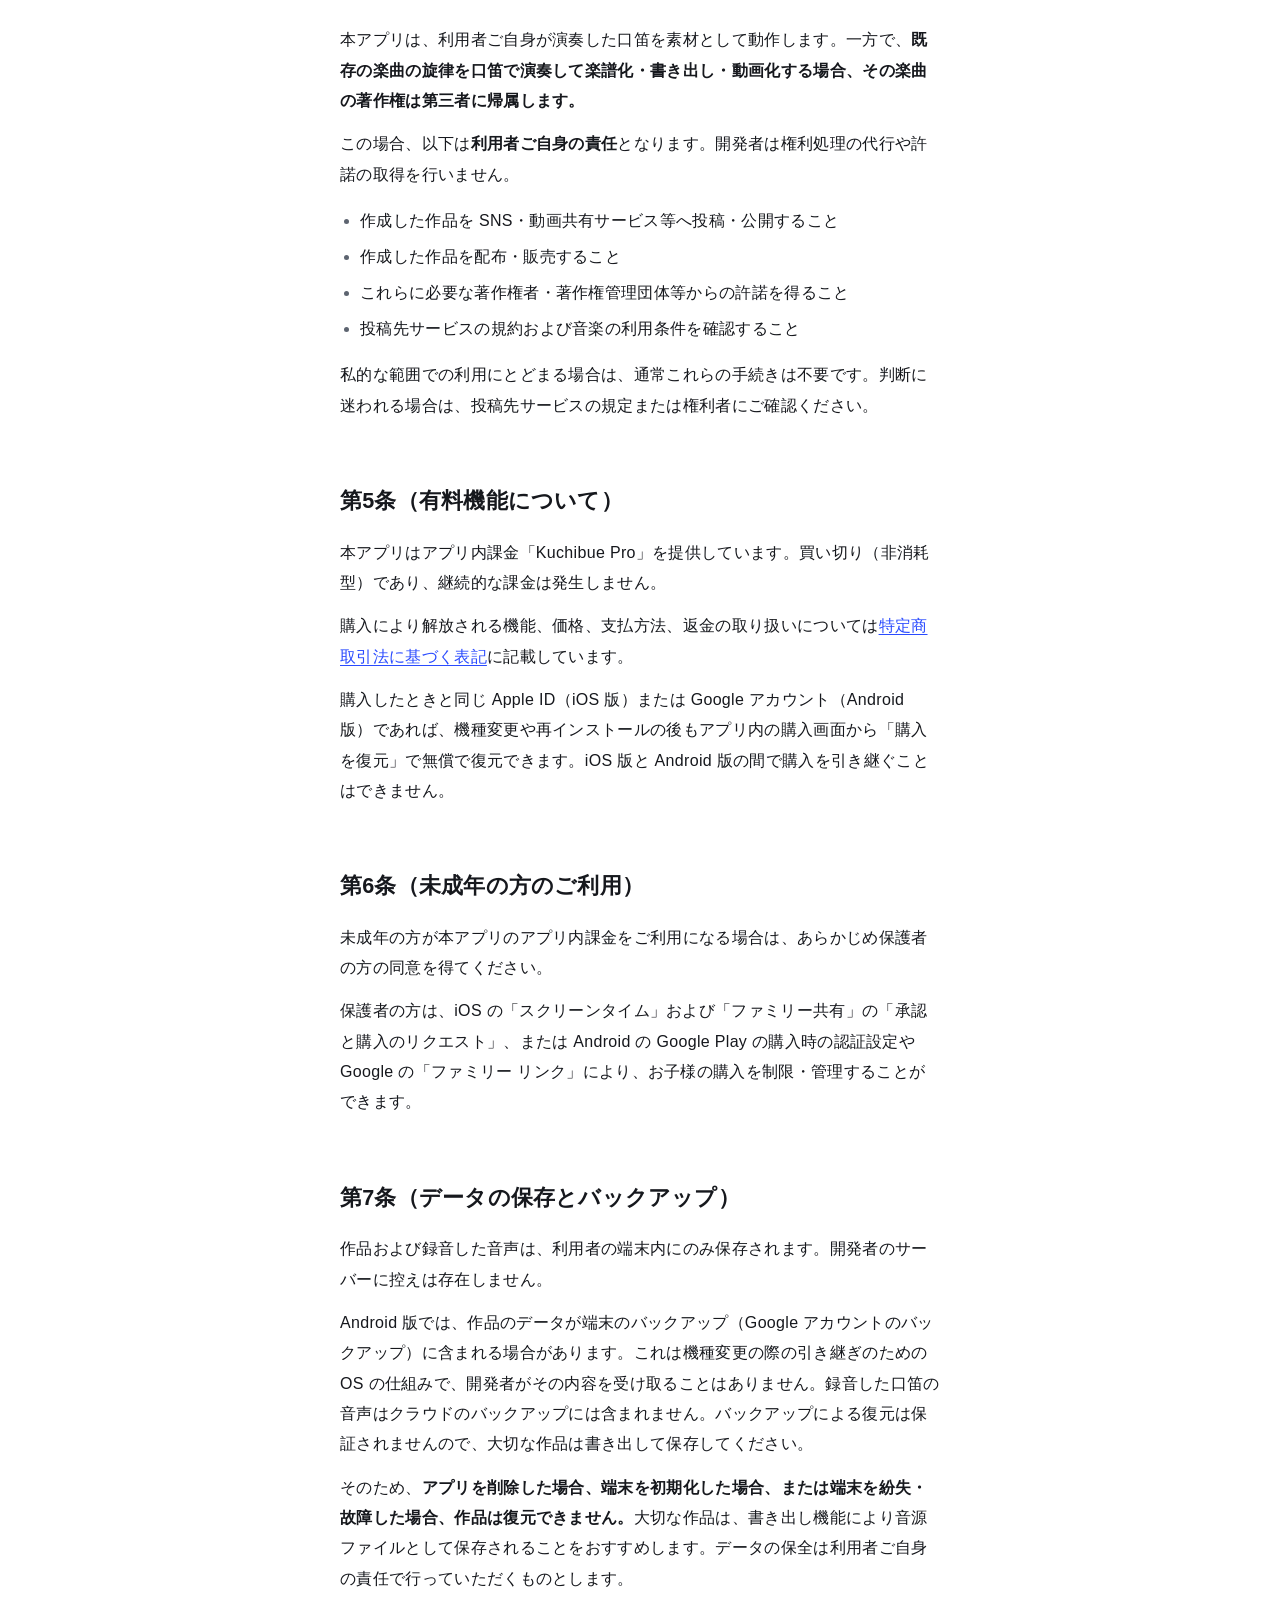
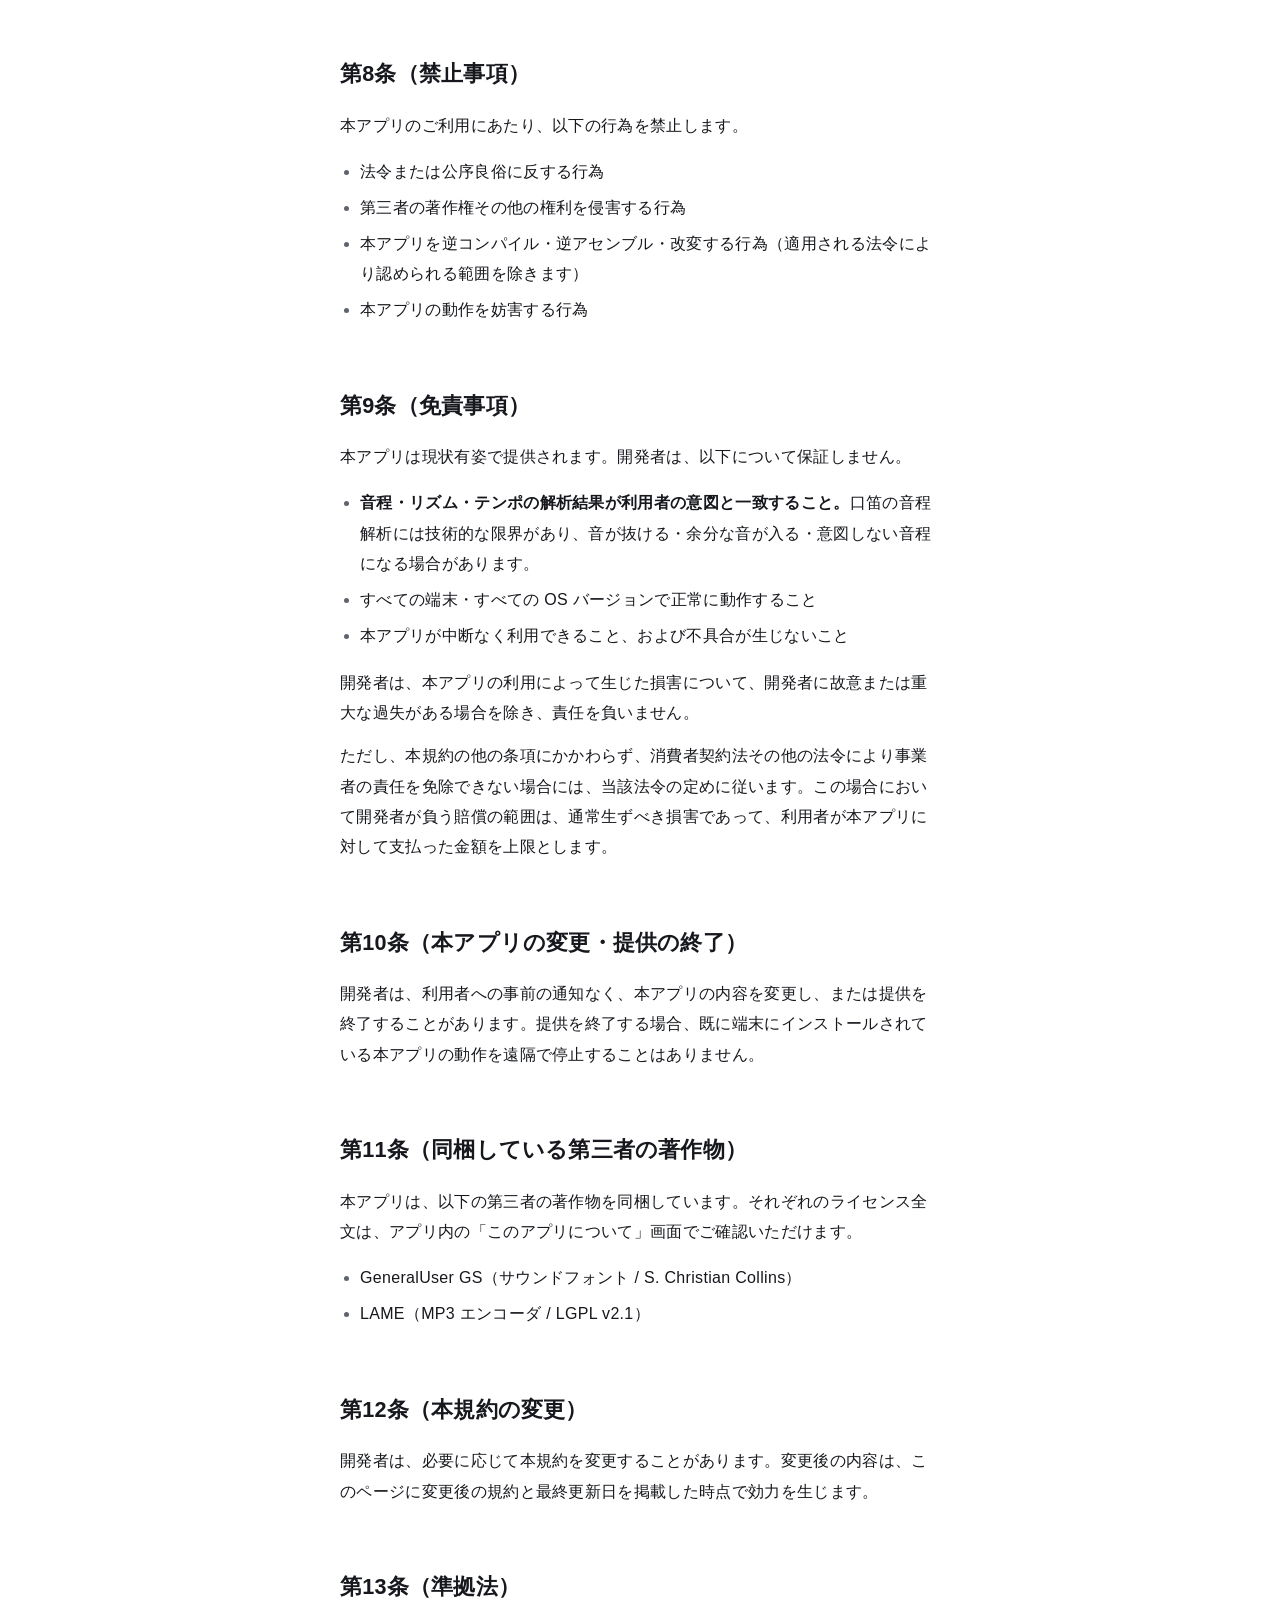
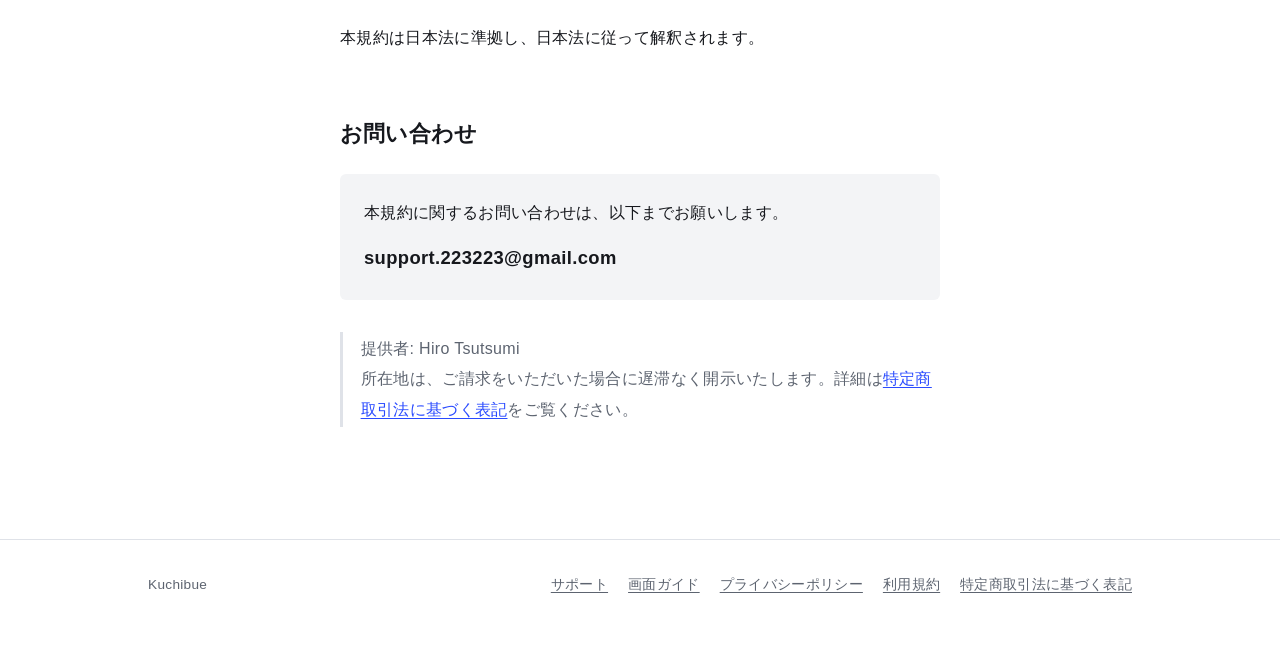
<file: terms.html>
<!DOCTYPE html>
<!--
  ============================================================
  提供者名は App Store Connect の登録名（Hiro Tsutsumi）および
  tokushoho.html の販売事業者と揃えてある。変えるときは3箇所すべてを直すこと。

  住所は tokushoho.html と同じく「請求があれば開示」の方針に揃えている。
  ============================================================
-->
<html lang="ja">
<head>
<meta charset="utf-8">
<meta name="viewport" content="width=device-width, initial-scale=1">
<title>Kuchibue — 利用規約</title>
<meta name="description" content="iOS / Android アプリ Kuchibue の利用規約。ご利用条件・著作権の取り扱い・免責事項について。">
<link rel="stylesheet" href="style.css?v=5">
</head>
<body>

<header class="bar">
  <div class="bar-inner">
    <a class="brand" href="index.html"><img src="icon.png" width="32" height="32" alt="">Kuchibue</a>
    <nav aria-label="サイト内">
      <a href="index.html">サポート</a>
      <a href="howto.html">画面ガイド</a>
      <a href="privacy.html">プライバシーポリシー</a>
      <a href="terms.html" aria-current="page">利用規約</a>
      <a href="tokushoho.html">特定商取引法に基づく表記</a>
    </nav>
  </div>
</header>

<main>
<h1 class="page-title">利用規約</h1>

<p class="lead">最終更新日: 2026年10月2日</p>

<div class="summary">
  <h3>要点</h3>
  <ul>
    <li>あなたが作った曲の権利は、<strong>あなたのもの</strong>です。商用利用も自由です。</li>
    <li>既存の楽曲を口笛で吹いて共有する場合、<strong>権利の確認はご自身でお願いします</strong>。</li>
    <li>作品は<strong>端末の中だけ</strong>に保存されます。アプリを削除すると消えます。</li>
    <li>音程の解析は<strong>完全ではありません</strong>。意図した通りにならないことがあります。</li>
  </ul>
</div>

<h2>第1条（適用）</h2>
<p>本規約は、iOS / Android アプリ「Kuchibue」（以下「本アプリ」）の利用条件を定めるものです。本アプリをご利用になる場合、本規約に同意したものとみなします。</p>
<p>iOS 版は App Store を通じて配布されており、Apple Inc. が定める「ライセンス供与されたアプリケーションのエンドユーザ使用許諾契約」もあわせて適用されます。Android 版は Google Play を通じて配布されており、Google Play の利用規約もあわせて適用されます。本規約とこれらの契約の内容が矛盾する場合、本アプリの機能・サポート・責任に関する事項については本規約が優先します。</p>

<h2>第2条（本アプリの内容）</h2>
<p>本アプリは、マイクから取り込んだ口笛の音程を解析して楽譜に変換し、楽器音での再生・多重録音・音源ファイルの書き出し・縦型動画の生成を行うものです。</p>
<p>これらの処理はすべて利用者の端末内で完結し、本アプリが録音した音声や作成した作品を外部へ送信することはありません。詳細は<a href="privacy.html">プライバシーポリシー</a>をご覧ください。</p>

<h2>第3条（作成した作品の権利）</h2>
<p>利用者が本アプリで作成した楽譜・音源ファイル・動画（以下「作品」）に関する権利は、<strong>利用者に帰属します</strong>。開発者はこれらに対して何らの権利も主張しません。</p>
<p>作品は、商用・非商用を問わず自由にご利用いただけます。SNS への投稿、配信、販売のいずれについても、本アプリの利用を理由とする許諾料等は発生しません。</p>

<h2>第4条（第三者の権利の取り扱い）</h2>
<p>本アプリは、利用者ご自身が演奏した口笛を素材として動作します。一方で、<strong>既存の楽曲の旋律を口笛で演奏して楽譜化・書き出し・動画化する場合、その楽曲の著作権は第三者に帰属します。</strong></p>
<p>この場合、以下は<strong>利用者ご自身の責任</strong>となります。開発者は権利処理の代行や許諾の取得を行いません。</p>
<ul>
  <li>作成した作品を SNS・動画共有サービス等へ投稿・公開すること</li>
  <li>作成した作品を配布・販売すること</li>
  <li>これらに必要な著作権者・著作権管理団体等からの許諾を得ること</li>
  <li>投稿先サービスの規約および音楽の利用条件を確認すること</li>
</ul>
<p>私的な範囲での利用にとどまる場合は、通常これらの手続きは不要です。判断に迷われる場合は、投稿先サービスの規定または権利者にご確認ください。</p>

<h2>第5条（有料機能について）</h2>
<p>本アプリはアプリ内課金「Kuchibue Pro」を提供しています。買い切り（非消耗型）であり、継続的な課金は発生しません。</p>
<p>購入により解放される機能、価格、支払方法、返金の取り扱いについては<a href="tokushoho.html">特定商取引法に基づく表記</a>に記載しています。</p>
<p>購入したときと同じ Apple ID（iOS 版）または Google アカウント（Android 版）であれば、機種変更や再インストールの後もアプリ内の購入画面から「購入を復元」で無償で復元できます。iOS 版と Android 版の間で購入を引き継ぐことはできません。</p>

<h2>第6条（未成年の方のご利用）</h2>
<p>未成年の方が本アプリのアプリ内課金をご利用になる場合は、あらかじめ保護者の方の同意を得てください。</p>
<p>保護者の方は、iOS の「スクリーンタイム」および「ファミリー共有」の「承認と購入のリクエスト」、または Android の Google Play の購入時の認証設定や Google の「ファミリー リンク」により、お子様の購入を制限・管理することができます。</p>

<h2>第7条（データの保存とバックアップ）</h2>
<p>作品および録音した音声は、利用者の端末内にのみ保存されます。開発者のサーバーに控えは存在しません。</p>
<p>Android 版では、作品のデータが端末のバックアップ（Google アカウントのバックアップ）に含まれる場合があります。これは機種変更の際の引き継ぎのための OS の仕組みで、開発者がその内容を受け取ることはありません。録音した口笛の音声はクラウドのバックアップには含まれません。バックアップによる復元は保証されませんので、大切な作品は書き出して保存してください。</p>
<p>そのため、<strong>アプリを削除した場合、端末を初期化した場合、または端末を紛失・故障した場合、作品は復元できません。</strong>大切な作品は、書き出し機能により音源ファイルとして保存されることをおすすめします。データの保全は利用者ご自身の責任で行っていただくものとします。</p>

<h2>第8条（禁止事項）</h2>
<p>本アプリのご利用にあたり、以下の行為を禁止します。</p>
<ul>
  <li>法令または公序良俗に反する行為</li>
  <li>第三者の著作権その他の権利を侵害する行為</li>
  <li>本アプリを逆コンパイル・逆アセンブル・改変する行為（適用される法令により認められる範囲を除きます）</li>
  <li>本アプリの動作を妨害する行為</li>
</ul>

<h2>第9条（免責事項）</h2>
<p>本アプリは現状有姿で提供されます。開発者は、以下について保証しません。</p>
<ul>
  <li><strong>音程・リズム・テンポの解析結果が利用者の意図と一致すること。</strong>口笛の音程解析には技術的な限界があり、音が抜ける・余分な音が入る・意図しない音程になる場合があります。</li>
  <li>すべての端末・すべての OS バージョンで正常に動作すること</li>
  <li>本アプリが中断なく利用できること、および不具合が生じないこと</li>
</ul>
<p>開発者は、本アプリの利用によって生じた損害について、開発者に故意または重大な過失がある場合を除き、責任を負いません。</p>
<p>ただし、本規約の他の条項にかかわらず、消費者契約法その他の法令により事業者の責任を免除できない場合には、当該法令の定めに従います。この場合において開発者が負う賠償の範囲は、通常生ずべき損害であって、利用者が本アプリに対して支払った金額を上限とします。</p>

<h2>第10条（本アプリの変更・提供の終了）</h2>
<p>開発者は、利用者への事前の通知なく、本アプリの内容を変更し、または提供を終了することがあります。提供を終了する場合、既に端末にインストールされている本アプリの動作を遠隔で停止することはありません。</p>

<h2>第11条（同梱している第三者の著作物）</h2>
<p>本アプリは、以下の第三者の著作物を同梱しています。それぞれのライセンス全文は、アプリ内の「このアプリについて」画面でご確認いただけます。</p>
<ul>
  <li>GeneralUser GS（サウンドフォント / S. Christian Collins）</li>
  <li>LAME（MP3 エンコーダ / LGPL v2.1）</li>
</ul>

<h2>第12条（本規約の変更）</h2>
<p>開発者は、必要に応じて本規約を変更することがあります。変更後の内容は、このページに変更後の規約と最終更新日を掲載した時点で効力を生じます。</p>

<h2>第13条（準拠法）</h2>
<p>本規約は日本法に準拠し、日本法に従って解釈されます。</p>

<h2>お問い合わせ</h2>
<div class="contact">
  <p>本規約に関するお問い合わせは、以下までお願いします。</p>
  <p class="mail">support.223223@gmail.com</p>
</div>

<p class="note">
  提供者: Hiro Tsutsumi<br>
  所在地は、ご請求をいただいた場合に遅滞なく開示いたします。詳細は<a href="tokushoho.html">特定商取引法に基づく表記</a>をご覧ください。
</p>

</main>

<footer>
  <div class="foot-inner">
    <span>Kuchibue</span>
    <nav aria-label="フッター">
      <a href="index.html">サポート</a>
      <a href="howto.html">画面ガイド</a>
      <a href="privacy.html">プライバシーポリシー</a>
      <a href="terms.html" aria-current="page">利用規約</a>
      <a href="tokushoho.html">特定商取引法に基づく表記</a>
    </nav>
  </div>
</footer>

</body>
</html>
</file>
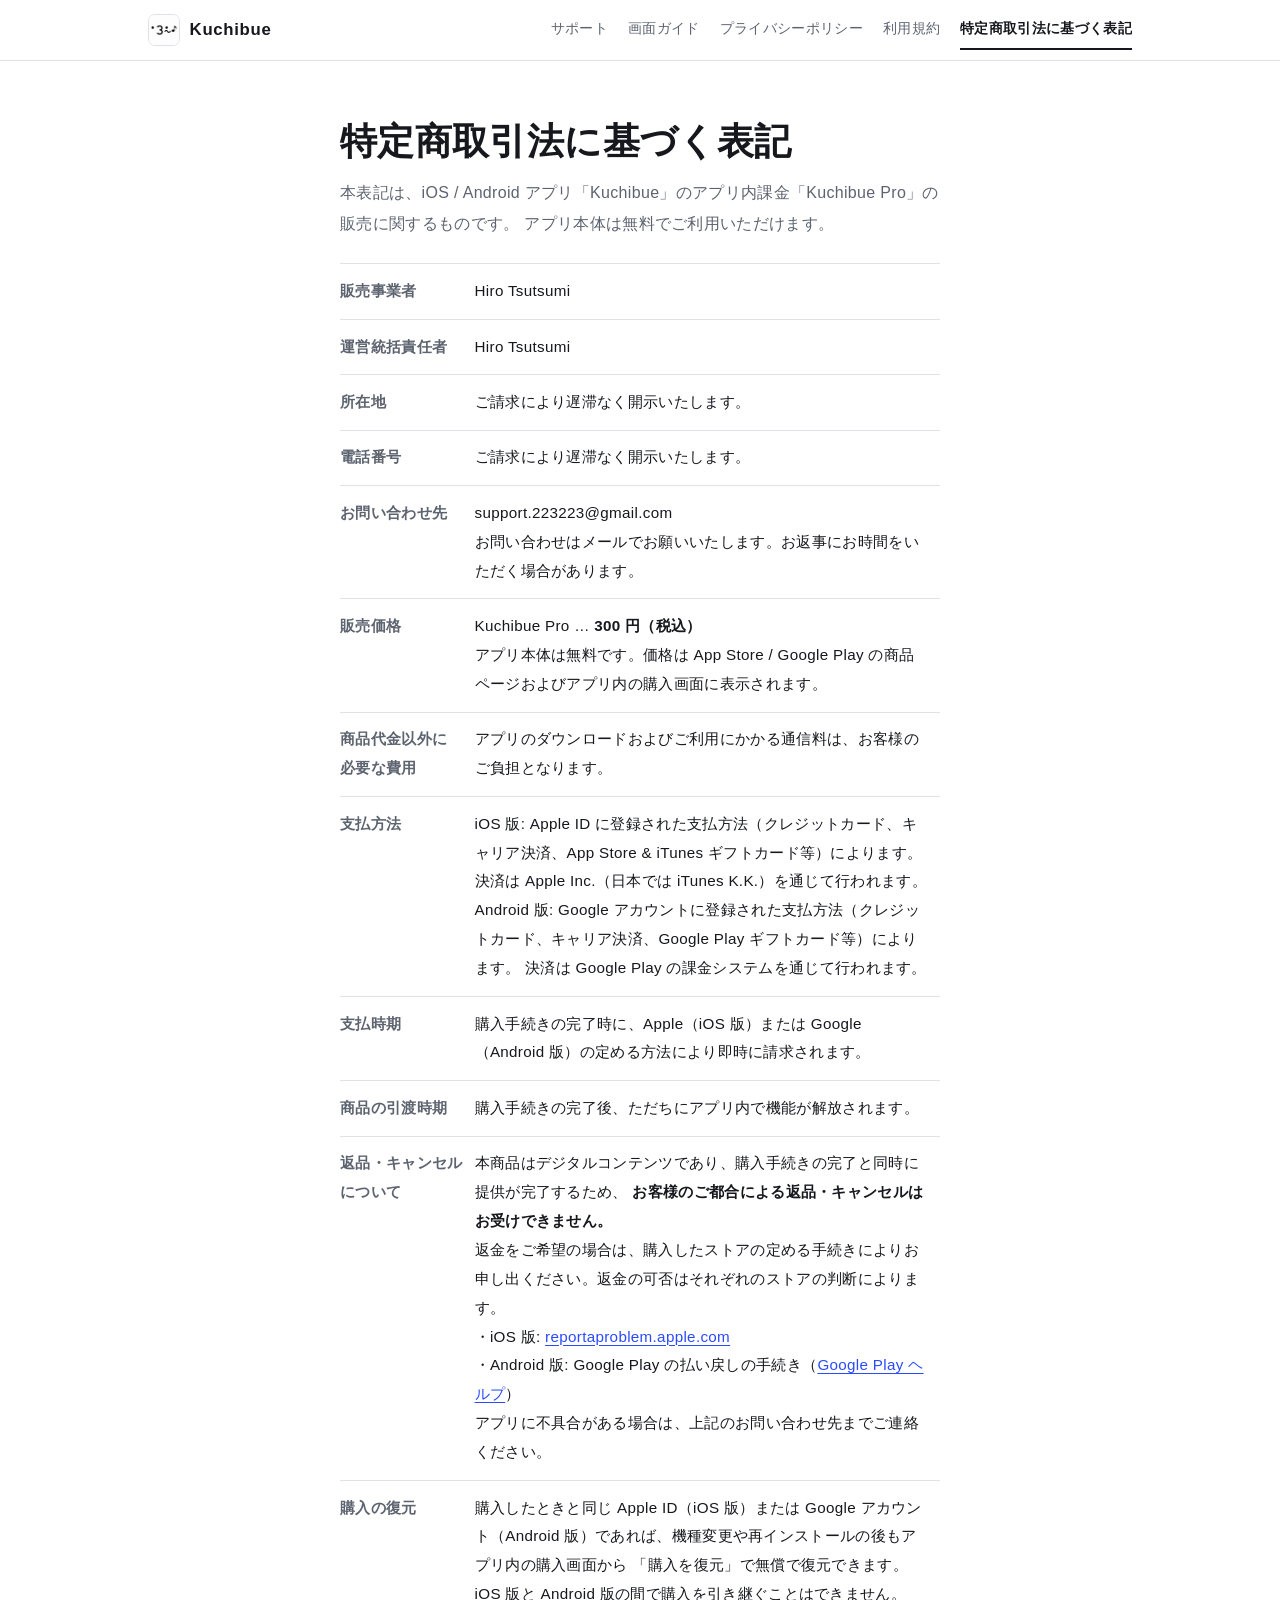
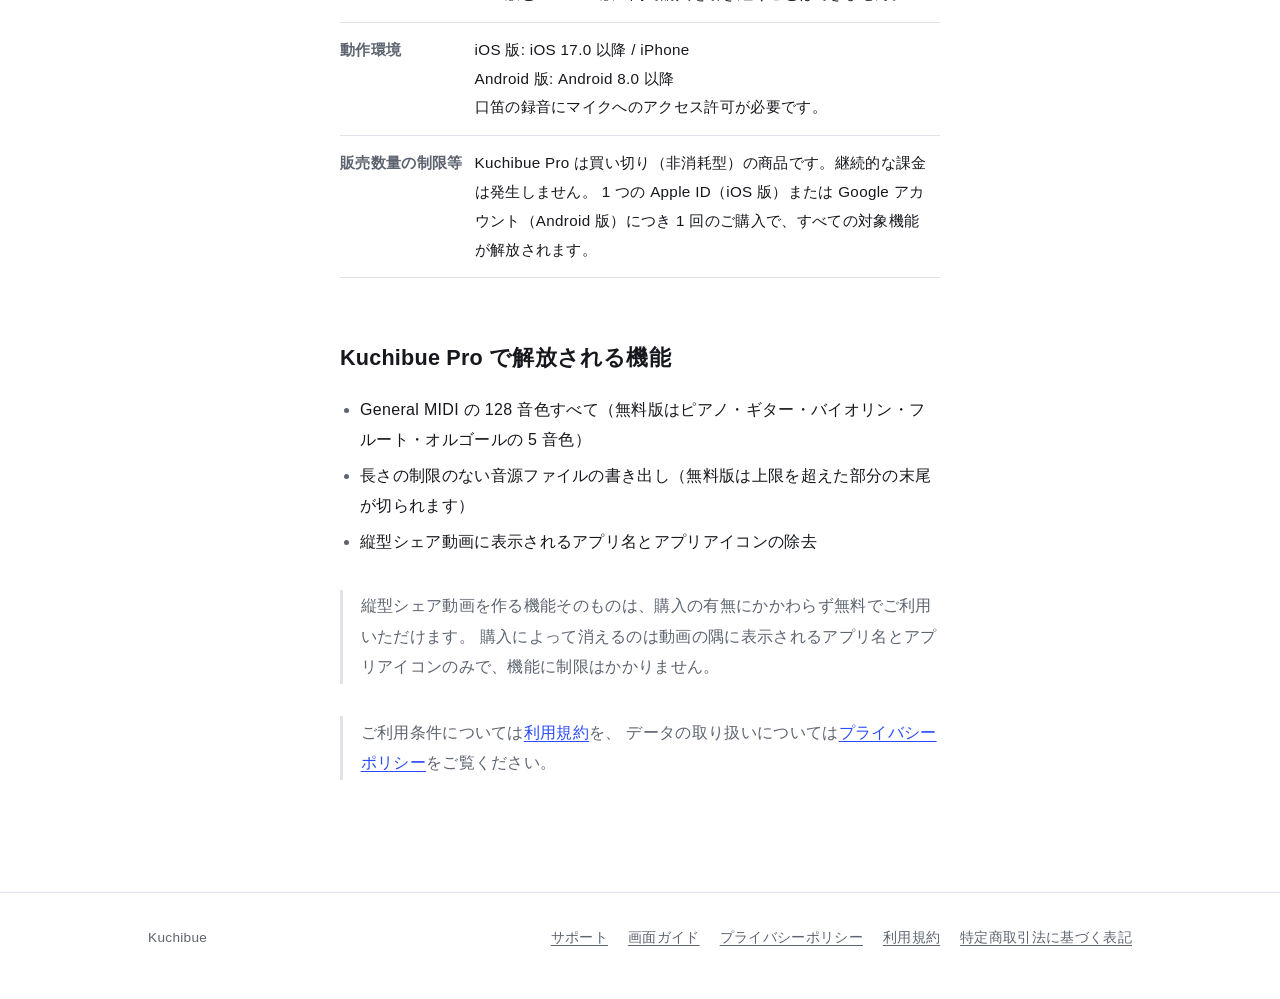
<file: tokushoho.html>
<!DOCTYPE html>
<!--
  ============================================================
  販売事業者名は App Store Connect の登録名（Hiro Tsutsumi）と揃えてある。
  片方を変えたら必ず両方を直すこと。食い違うと審査で
  「サイトの事業者と App Store の販売者が別人」に見える。

  住所と電話番号は「請求があった場合に遅滞なく開示」で省略している。
  この方式は、実際に請求が来たら遅滞なく開示する体制が前提。
  ============================================================
-->
<html lang="ja">
<head>
<meta charset="utf-8">
<meta name="viewport" content="width=device-width, initial-scale=1">
<title>Kuchibue — 特定商取引法に基づく表記</title>
<meta name="description" content="iOS / Android アプリ Kuchibue のアプリ内課金（Kuchibue Pro）に関する特定商取引法に基づく表記。">
<link rel="stylesheet" href="style.css?v=5">
</head>
<body>

<header class="bar">
  <div class="bar-inner">
    <a class="brand" href="index.html"><img src="icon.png" width="32" height="32" alt="">Kuchibue</a>
    <nav aria-label="サイト内">
      <a href="index.html">サポート</a>
      <a href="howto.html">画面ガイド</a>
      <a href="privacy.html">プライバシーポリシー</a>
      <a href="terms.html">利用規約</a>
      <a href="tokushoho.html" aria-current="page">特定商取引法に基づく表記</a>
    </nav>
  </div>
</header>

<main>
<h1 class="page-title">特定商取引法に基づく表記</h1>

<p class="lead">
  本表記は、iOS / Android アプリ「Kuchibue」のアプリ内課金「Kuchibue Pro」の販売に関するものです。
  アプリ本体は無料でご利用いただけます。
</p>

<table class="kv">
  <tr>
    <th>販売事業者</th>
    <td>Hiro Tsutsumi</td>
  </tr>
  <tr>
    <th>運営統括責任者</th>
    <td>Hiro Tsutsumi</td>
  </tr>
  <tr>
    <th>所在地</th>
    <td>ご請求により遅滞なく開示いたします。</td>
  </tr>
  <tr>
    <th>電話番号</th>
    <td>ご請求により遅滞なく開示いたします。</td>
  </tr>
  <tr>
    <th>お問い合わせ先</th>
    <td>support.223223@gmail.com<br>
      お問い合わせはメールでお願いいたします。お返事にお時間をいただく場合があります。</td>
  </tr>
  <tr>
    <th>販売価格</th>
    <td>Kuchibue Pro … <strong>300 円（税込）</strong><br>
      アプリ本体は無料です。価格は App Store / Google Play の商品ページおよびアプリ内の購入画面に表示されます。</td>
  </tr>
  <tr>
    <th>商品代金以外に<br>必要な費用</th>
    <td>アプリのダウンロードおよびご利用にかかる通信料は、お客様のご負担となります。</td>
  </tr>
  <tr>
    <th>支払方法</th>
    <td>iOS 版: Apple ID に登録された支払方法（クレジットカード、キャリア決済、App Store & iTunes ギフトカード等）によります。
      決済は Apple Inc.（日本では iTunes K.K.）を通じて行われます。<br>
      Android 版: Google アカウントに登録された支払方法（クレジットカード、キャリア決済、Google Play ギフトカード等）によります。
      決済は Google Play の課金システムを通じて行われます。</td>
  </tr>
  <tr>
    <th>支払時期</th>
    <td>購入手続きの完了時に、Apple（iOS 版）または Google（Android 版）の定める方法により即時に請求されます。</td>
  </tr>
  <tr>
    <th>商品の引渡時期</th>
    <td>購入手続きの完了後、ただちにアプリ内で機能が解放されます。</td>
  </tr>
  <tr>
    <th>返品・キャンセル<br>について</th>
    <td>本商品はデジタルコンテンツであり、購入手続きの完了と同時に提供が完了するため、
      <strong>お客様のご都合による返品・キャンセルはお受けできません。</strong><br>
      返金をご希望の場合は、購入したストアの定める手続きによりお申し出ください。返金の可否はそれぞれのストアの判断によります。<br>
      ・iOS 版: <a href="https://reportaproblem.apple.com/">reportaproblem.apple.com</a><br>
      ・Android 版: Google Play の払い戻しの手続き（<a href="https://support.google.com/googleplay/answer/2479637">Google Play ヘルプ</a>）<br>
      アプリに不具合がある場合は、上記のお問い合わせ先までご連絡ください。</td>
  </tr>
  <tr>
    <th>購入の復元</th>
    <td>購入したときと同じ Apple ID（iOS 版）または Google アカウント（Android 版）であれば、機種変更や再インストールの後もアプリ内の購入画面から
      「購入を復元」で無償で復元できます。iOS 版と Android 版の間で購入を引き継ぐことはできません。</td>
  </tr>
  <tr>
    <th>動作環境</th>
    <td>iOS 版: iOS 17.0 以降 / iPhone<br>
      Android 版: Android 8.0 以降<br>
      口笛の録音にマイクへのアクセス許可が必要です。</td>
  </tr>
  <tr>
    <th>販売数量の制限等</th>
    <td>Kuchibue Pro は買い切り（非消耗型）の商品です。継続的な課金は発生しません。
      1 つの Apple ID（iOS 版）または Google アカウント（Android 版）につき 1 回のご購入で、すべての対象機能が解放されます。</td>
  </tr>
</table>

<h2>Kuchibue Pro で解放される機能</h2>
<ul>
  <li>General MIDI の 128 音色すべて（無料版はピアノ・ギター・バイオリン・フルート・オルゴールの 5 音色）</li>
  <li>長さの制限のない音源ファイルの書き出し（無料版は上限を超えた部分の末尾が切られます）</li>
  <li>縦型シェア動画に表示されるアプリ名とアプリアイコンの除去</li>
</ul>
<p class="note">
  縦型シェア動画を作る機能そのものは、購入の有無にかかわらず無料でご利用いただけます。
  購入によって消えるのは動画の隅に表示されるアプリ名とアプリアイコンのみで、機能に制限はかかりません。
</p>

<p class="note">
  ご利用条件については<a href="terms.html">利用規約</a>を、
  データの取り扱いについては<a href="privacy.html">プライバシーポリシー</a>をご覧ください。
</p>

</main>

<footer>
  <div class="foot-inner">
    <span>Kuchibue</span>
    <nav aria-label="フッター">
      <a href="index.html">サポート</a>
      <a href="howto.html">画面ガイド</a>
      <a href="privacy.html">プライバシーポリシー</a>
      <a href="terms.html">利用規約</a>
      <a href="tokushoho.html" aria-current="page">特定商取引法に基づく表記</a>
    </nav>
  </div>
</footer>

</body>
</html>
</file>
<file: style.css>
/* Kuchibue 公式サイト（サポート／プライバシーポリシー／利用規約／特商法表記）
   外部リソースに依存しない。アイコンが白黒なので、紙と墨を基調にし、
   アクセントは青1色だけ。見せ場はトップの口笛の波線のみ。 */

:root {
  --paper: #ffffff;
  --wash: #f3f4f6;
  --ink: #16181d;
  --muted: #5d6470;
  --line: #dfe2e8;
  --accent: #2a4bff;
  --accent-ink: #ffffff;
  --measure: 40rem;
}

@media (prefers-color-scheme: dark) {
  :root {
    --paper: #101216;
    --wash: #1a1d23;
    --ink: #eceef2;
    --muted: #9aa2af;
    --line: #2b303a;
    --accent: #8fa2ff;
    --accent-ink: #101216;
  }
}

* { box-sizing: border-box; }

html { scroll-behavior: smooth; scroll-padding-top: 5rem; }

body {
  margin: 0;
  background: var(--paper);
  color: var(--ink);
  font-family: -apple-system, BlinkMacSystemFont, "Hiragino Sans", "Hiragino Kaku Gothic ProN",
    "Noto Sans JP", "Yu Gothic", sans-serif;
  font-size: 1rem;
  line-height: 1.9;
  letter-spacing: 0.02em;
  -webkit-text-size-adjust: 100%;
}

a { color: var(--accent); text-underline-offset: 0.2em; text-decoration-thickness: 1px; }
a:hover { text-decoration-thickness: 2px; }

:focus-visible {
  outline: 2px solid var(--accent);
  outline-offset: 3px;
  border-radius: 2px;
}

/* ---------- 上部バー（全ページ共通） ---------- */

.bar {
  position: sticky;
  top: 0;
  z-index: 10;
  background: var(--paper);
  border-bottom: 1px solid var(--line);
}

.bar-inner {
  max-width: 64rem;
  margin: 0 auto;
  padding: 0.6rem 1.25rem;
  display: flex;
  align-items: center;
  gap: 1.5rem;
}

.brand {
  display: flex;
  align-items: center;
  gap: 0.6rem;
  color: var(--ink);
  text-decoration: none;
  font-weight: 700;
  font-size: 1.05rem;
  letter-spacing: 0.04em;
  flex: none;
}

/* アイコンは白地に黒。ダークモードでもタイルの白は固定にする。 */
.brand img {
  width: 32px;
  height: 32px;
  background: #fff;
  border: 1px solid var(--line);
  border-radius: 7px;
}

.bar nav {
  display: flex;
  gap: 1.25rem;
  margin-left: auto;
  overflow-x: auto;
  scrollbar-width: none;
}
.bar nav::-webkit-scrollbar { display: none; }

.bar nav a {
  color: var(--muted);
  text-decoration: none;
  font-size: 0.85rem;
  white-space: nowrap;
  padding: 0.4rem 0;
  border-bottom: 2px solid transparent;
}
.bar nav a:hover { color: var(--ink); }
.bar nav a[aria-current="page"] { color: var(--ink); font-weight: 700; border-bottom-color: var(--ink); }

/* 画面が狭いときは、ブランドを上段・ナビを下段に分ける */
@media (max-width: 640px) {
  .bar { position: static; }
  main { padding-top: 2.25rem; }
  .bar-inner { flex-wrap: wrap; gap: 0.1rem 1rem; padding-bottom: 0; }
  .bar nav { margin-left: 0; width: 100%; gap: 1.1rem; }
}

/* ---------- 本文の枠 ---------- */

main {
  max-width: var(--measure);
  margin: 0 auto;
  padding: 3.5rem 1.25rem 5rem;
}

.page-title {
  margin: 0 0 0.5rem;
  font-size: clamp(1.7rem, 5.5vw, 2.3rem);
  line-height: 1.35;
  font-weight: 800;
  letter-spacing: 0.01em;
}

.lead { color: var(--muted); margin: 0 0 1.5rem; }
.page-title + .lead { margin-top: 0.75rem; }

h2 {
  margin: 4rem 0 1.25rem;
  font-size: 1.35rem;
  line-height: 1.5;
  font-weight: 800;
  letter-spacing: 0.01em;
}

h3 { margin: 2rem 0 0.4rem; font-size: 1rem; font-weight: 700; }

p { margin: 0.8rem 0; }
ul, ol { padding-left: 1.25rem; }
li { margin: 0.35rem 0; }
li::marker { color: var(--muted); }
strong { font-weight: 700; }

/* 要点・補足。囲みではなく左の縦線で示す。 */
.note, .summary {
  margin: 2rem 0;
  padding: 0.1rem 0 0.1rem 1.1rem;
  border-left: 3px solid var(--ink);
}
.note { color: var(--muted); border-left-color: var(--line); }
.summary h3 { margin-top: 0.5rem; }

/* ---------- トップ：ヒーロー ---------- */

.hero { padding: 1rem 0 1.5rem; }

.hero h1 {
  margin: 0;
  font-size: clamp(2.1rem, 8.5vw, 3.4rem);
  line-height: 1.3;
  font-weight: 800;
  letter-spacing: 0.01em;
}

/* 口笛の波線。一度だけ描かれて、最後に音符が現れる。 */
.whistle { display: block; width: 100%; height: auto; margin: 1.25rem 0 1.75rem; overflow: visible; }
.whistle path { fill: none; stroke: var(--ink); stroke-width: 3; stroke-linecap: round; }
.whistle .wave {
  stroke-dasharray: 1;
  stroke-dashoffset: 1;
  animation: draw 2.4s cubic-bezier(0.4, 0, 0.2, 1) 0.2s forwards;
}
.whistle .note-head { fill: var(--accent); stroke: none; opacity: 0; animation: appear 0.5s ease-out 2.4s forwards; }
.whistle .note-stem { stroke: var(--accent); opacity: 0; animation: appear 0.5s ease-out 2.4s forwards; }

@keyframes draw { to { stroke-dashoffset: 0; } }
@keyframes appear { to { opacity: 1; } }

@media (prefers-reduced-motion: reduce) {
  .whistle .wave { animation: none; stroke-dashoffset: 0; }
  .whistle .note-head, .whistle .note-stem { animation: none; opacity: 1; }
  html { scroll-behavior: auto; }
}

.hero .lead { color: var(--ink); max-width: 36rem; }

.jump {
  display: flex;
  flex-wrap: wrap;
  gap: 0.6rem;
  margin: 1.5rem 0 0;
  padding: 0;
  list-style: none;
}
.jump li { margin: 0; }
.jump a {
  display: inline-block;
  padding: 0.5rem 1.1rem;
  border: 1px solid var(--ink);
  border-radius: 999px;
  color: var(--ink);
  text-decoration: none;
  font-size: 0.9rem;
  font-weight: 700;
}
.jump a:hover { background: var(--ink); color: var(--paper); }

/* ---------- 使い方：本当に順番のある手順なので番号を付ける ---------- */

.steps { list-style: none; padding: 0; margin: 0; counter-reset: step; }
.steps li {
  counter-increment: step;
  display: grid;
  grid-template-columns: 2.6rem 1fr;
  column-gap: 0.5rem;
  margin: 0;
  padding: 1.4rem 0;
  border-top: 1px solid var(--line);
}
.steps li:last-child { border-bottom: 1px solid var(--line); }
.steps li::before {
  content: counter(step);
  grid-row: 1 / span 2;
  font-size: 1.9rem;
  line-height: 1.1;
  font-weight: 800;
  font-variant-numeric: tabular-nums;
}
.steps h3 { margin: 0 0 0.3rem; font-size: 1.05rem; }
.steps p { margin: 0; color: var(--muted); }

/* ---------- よくある質問：開閉式 ---------- */

details { border-top: 1px solid var(--line); }
details:last-of-type { border-bottom: 1px solid var(--line); }

summary {
  list-style: none;
  cursor: pointer;
  padding: 1.1rem 2rem 1.1rem 0;
  font-weight: 700;
  position: relative;
}
summary::-webkit-details-marker { display: none; }
summary::after {
  content: "";
  position: absolute;
  right: 0.25rem;
  top: 50%;
  width: 0.55rem;
  height: 0.55rem;
  border-right: 2px solid var(--ink);
  border-bottom: 2px solid var(--ink);
  transform: translateY(-70%) rotate(45deg);
  transition: transform 0.2s;
}
details[open] > summary::after { transform: translateY(-30%) rotate(-135deg); }
summary:hover { color: var(--accent); }
summary:hover::after { border-color: var(--accent); }

.answer { padding: 0 0 1.25rem; }
.answer > :first-child { margin-top: 0; }

/* ---------- お問い合わせ ---------- */

.contact {
  margin: 1.5rem 0;
  padding: 1.5rem;
  background: var(--wash);
  border-radius: 6px;
}
.contact p:first-child { margin-top: 0; }
.contact p:last-child { margin-bottom: 0; }
.mail { font-size: 1.15rem; font-weight: 800; letter-spacing: 0.02em; word-break: break-all; }

/* ---------- 表 ---------- */

table { width: 100%; border-collapse: collapse; margin: 1.25rem 0; font-size: 0.95rem; }
th, td { padding: 0.8rem 0.75rem 0.8rem 0; text-align: left; vertical-align: top; border-bottom: 1px solid var(--line); }
tr:first-child th, tr:first-child td { border-top: 1px solid var(--line); }
th { color: var(--muted); font-weight: 700; white-space: nowrap; }
td { overflow-wrap: anywhere; }

/* 2列の項目表（特商法）は、狭い画面で項目名を上に積む */
@media (max-width: 560px) {
  table.kv, table.kv tbody, table.kv tr, table.kv th, table.kv td { display: block; width: 100%; }
  table.kv th { padding: 0.9rem 0 0; border-bottom: 0; font-size: 0.8rem; }
  table.kv td { padding: 0.1rem 0 0.9rem; }
  table.kv tr:first-child th { border-top: 1px solid var(--line); }
  table.kv tr:first-child td { border-top: 0; }
}

/* ---------- フッター ---------- */

footer { border-top: 1px solid var(--line); }
.foot-inner {
  max-width: 64rem;
  margin: 0 auto;
  padding: 2rem 1.25rem 3rem;
  display: flex;
  flex-wrap: wrap;
  gap: 0.75rem 1.5rem;
  justify-content: space-between;
  color: var(--muted);
  font-size: 0.85rem;
}
.foot-inner nav { display: flex; flex-wrap: wrap; gap: 0.5rem 1.25rem; }
.foot-inner a { color: var(--muted); }
.foot-inner a:hover { color: var(--ink); }

/* ---------- 画面ガイド ---------- */

main.wide { max-width: 56rem; }

.caveat {
  margin: 1.5rem 0 0;
  padding: 0.9rem 1.1rem;
  background: var(--wash);
  border-radius: 6px;
  color: var(--muted);
  font-size: 0.88rem;
  line-height: 1.8;
}

.guide {
  display: grid;
  grid-template-columns: minmax(0, 1fr) minmax(0, 1.25fr);
  gap: 2rem 3rem;
  align-items: center;
  padding: 3.5rem 0;
  border-top: 1px solid var(--line);
}
.guide:first-of-type { margin-top: 2.5rem; }
.guide h2 { margin-top: 0; }
.guide-text p { color: var(--muted); }

.shots { display: flex; gap: 1rem; justify-content: center; align-items: flex-start; }
.shot { margin: 0; flex: 1 1 0; max-width: 15rem; min-width: 0; }
.shots.solo .shot { max-width: 15rem; }
.shot img {
  display: block;
  width: 100%;
  height: auto;
  border: 1px solid var(--line);
  border-radius: 1.4rem;
  background: #fff;
}
.shot figcaption { margin-top: 0.5rem; text-align: center; font-size: 0.8rem; color: var(--muted); }

@media (max-width: 720px) {
  .guide { grid-template-columns: minmax(0, 1fr); padding: 2.5rem 0; }
  .shots { gap: 0.75rem; }
  .shot img { border-radius: 1rem; }
}
</file>
